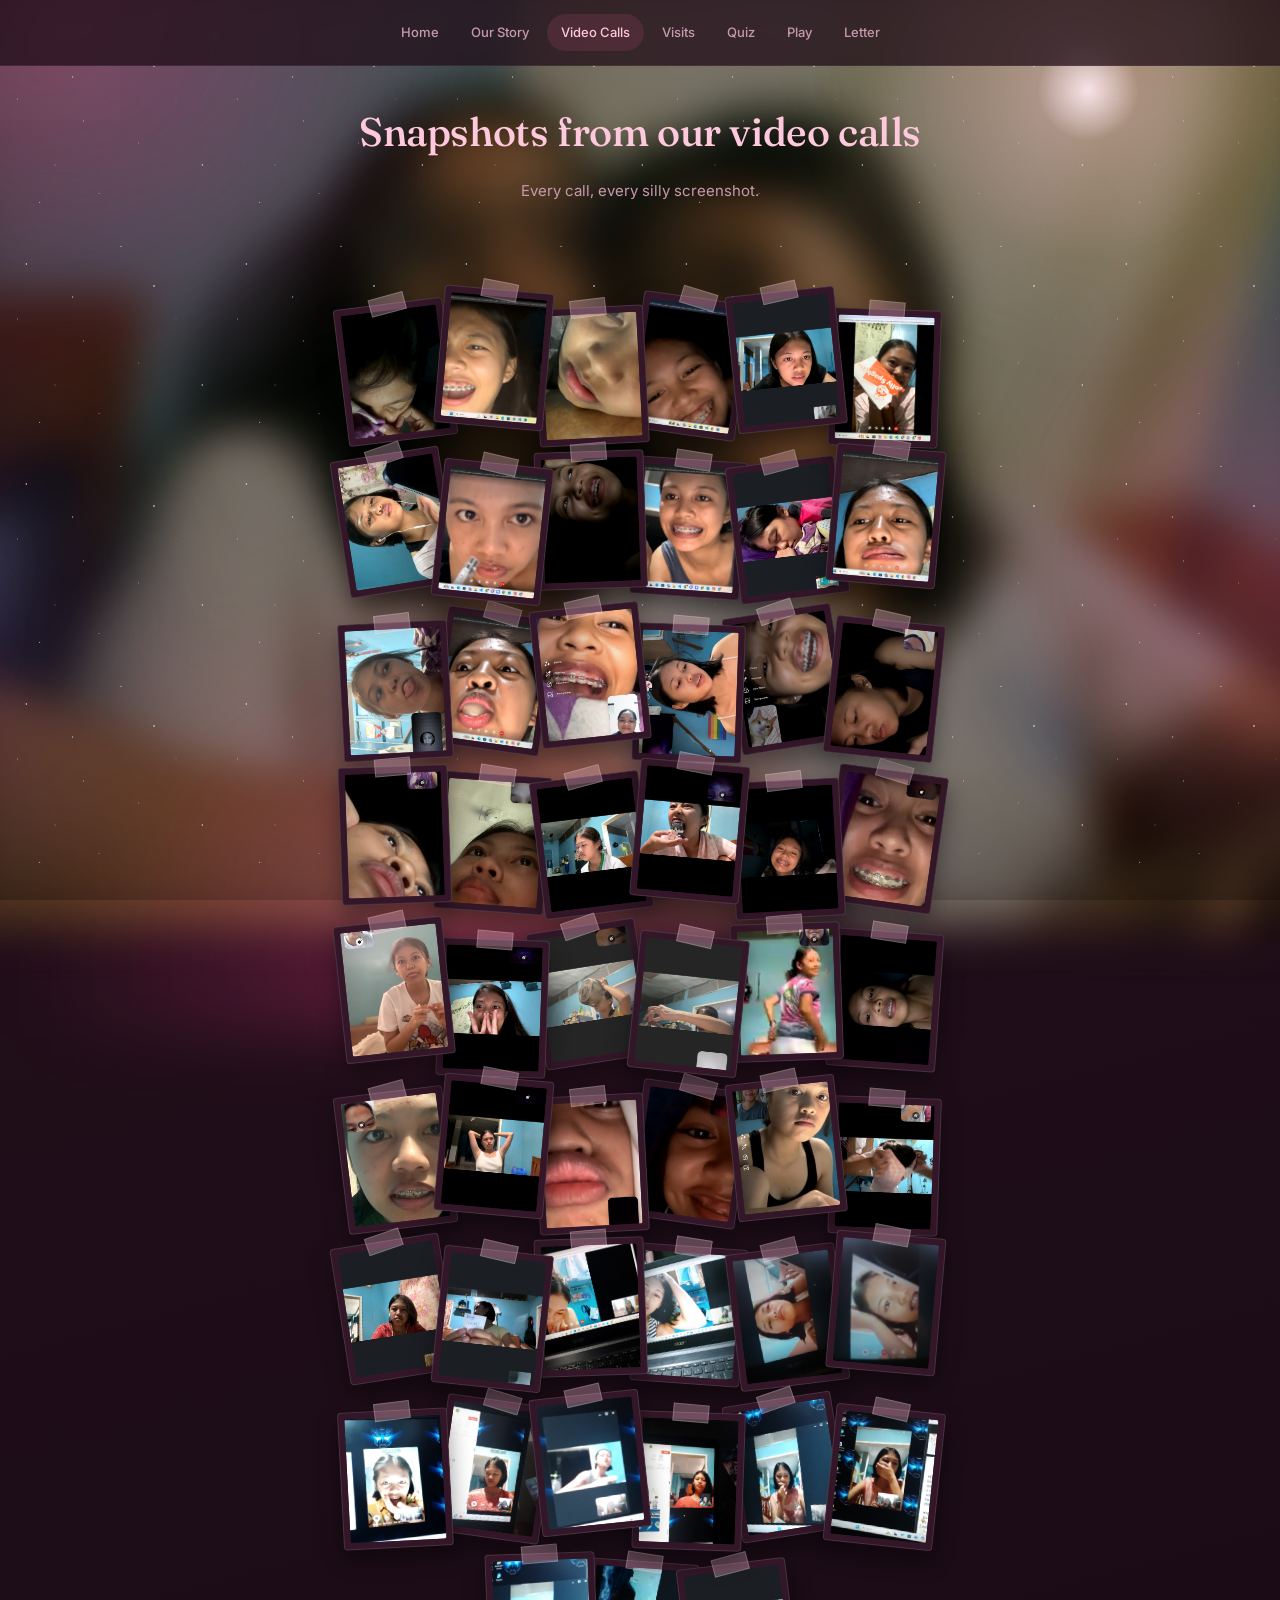
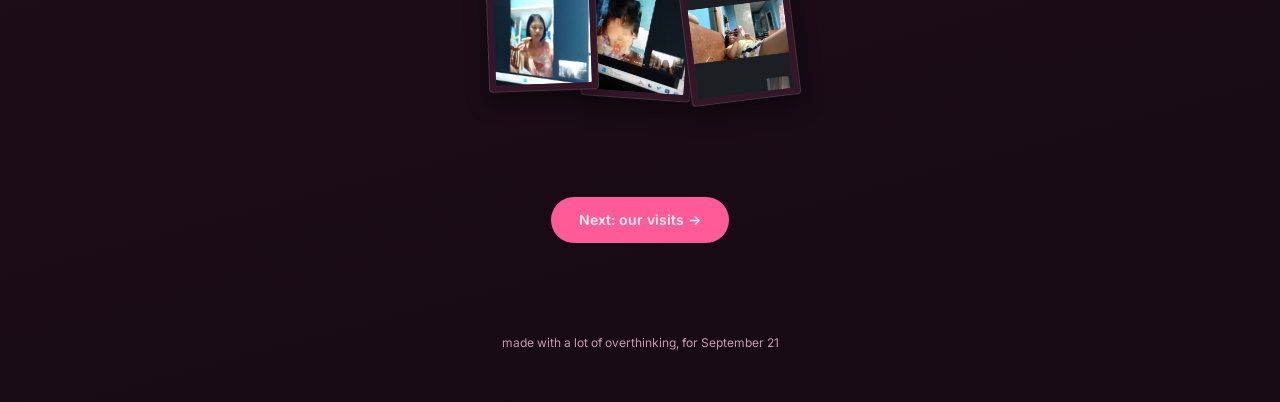
<file: calls.html>
<!DOCTYPE html>
<html lang="en">
<head>
<meta charset="UTF-8">
<meta name="viewport" content="width=device-width, initial-scale=1.0">
<title>Our Video Calls</title>
<link rel="preconnect" href="https://fonts.googleapis.com">
<link href="https://fonts.googleapis.com/css2?family=Fraunces:opsz,wght@9..144,300;9..144,500;9..144,600;9..144,700&family=Inter:wght@400;500;600&display=swap" rel="stylesheet">
<link rel="stylesheet" href="style.css">
</head>
<body>

<div class="bg-photo"></div>
<div class="floaters" id="floaters"></div>

<nav class="site-nav">
  <a href="index.html">Home</a>
  <a href="story.html">Our Story</a>
  <a href="calls.html" class="active">Video Calls</a>
  <a href="visits.html">Visits</a>
  <a href="quiz.html">Quiz</a>
  <a href="game.html">Play</a>
  <a href="letter.html">Letter</a>
</nav>

<!-- ============================================================
     Real screenshots from your vcs folder, 51 total. Numbers 1-7
     have both a .jpg and a .png version (two different real
     photos that happened to share the same display name).
============================================================ -->
<main>
  <h2 class="page-heading display">Snapshots from our video calls</h2>
  <p class="page-sub">Every call, every silly screenshot.</p>

  <div class="collage">
      <div class="collage-photo"><img src="vcs/vcs1 (1).jpg" alt=""></div>
      <div class="collage-photo"><img src="vcs/vcs1 (1).png" alt=""></div>
      <div class="collage-photo"><img src="vcs/vcs1 (2).jpg" alt=""></div>
      <div class="collage-photo"><img src="vcs/vcs1 (2).png" alt=""></div>
      <div class="collage-photo"><img src="vcs/vcs1 (3).jpg" alt=""></div>
      <div class="collage-photo"><img src="vcs/vcs1 (3).png" alt=""></div>
      <div class="collage-photo"><img src="vcs/vcs1 (4).jpg" alt=""></div>
      <div class="collage-photo"><img src="vcs/vcs1 (4).png" alt=""></div>
      <div class="collage-photo"><img src="vcs/vcs1 (5).jpg" alt=""></div>
      <div class="collage-photo"><img src="vcs/vcs1 (5).png" alt=""></div>
      <div class="collage-photo"><img src="vcs/vcs1 (6).jpg" alt=""></div>
      <div class="collage-photo"><img src="vcs/vcs1 (6).png" alt=""></div>
      <div class="collage-photo"><img src="vcs/vcs1 (7).jpg" alt=""></div>
      <div class="collage-photo"><img src="vcs/vcs1 (7).png" alt=""></div>
      <div class="collage-photo"><img src="vcs/vcs1 (8).jpg" alt=""></div>
      <div class="collage-photo"><img src="vcs/vcs1 (9).jpg" alt=""></div>
      <div class="collage-photo"><img src="vcs/vcs1 (10).jpg" alt=""></div>
      <div class="collage-photo"><img src="vcs/vcs1 (11).jpg" alt=""></div>
      <div class="collage-photo"><img src="vcs/vcs1 (12).jpg" alt=""></div>
      <div class="collage-photo"><img src="vcs/vcs1 (13).jpg" alt=""></div>
      <div class="collage-photo"><img src="vcs/vcs1 (14).jpg" alt=""></div>
      <div class="collage-photo"><img src="vcs/vcs1 (15).jpg" alt=""></div>
      <div class="collage-photo"><img src="vcs/vcs1 (16).jpg" alt=""></div>
      <div class="collage-photo"><img src="vcs/vcs1 (17).jpg" alt=""></div>
      <div class="collage-photo"><img src="vcs/vcs1 (18).jpg" alt=""></div>
      <div class="collage-photo"><img src="vcs/vcs1 (19).jpg" alt=""></div>
      <div class="collage-photo"><img src="vcs/vcs1 (20).jpg" alt=""></div>
      <div class="collage-photo"><img src="vcs/vcs1 (21).jpg" alt=""></div>
      <div class="collage-photo"><img src="vcs/vcs1 (22).jpg" alt=""></div>
      <div class="collage-photo"><img src="vcs/vcs1 (23).jpg" alt=""></div>
      <div class="collage-photo"><img src="vcs/vcs1 (24).jpg" alt=""></div>
      <div class="collage-photo"><img src="vcs/vcs1 (25).jpg" alt=""></div>
      <div class="collage-photo"><img src="vcs/vcs1 (26).jpg" alt=""></div>
      <div class="collage-photo"><img src="vcs/vcs1 (27).jpg" alt=""></div>
      <div class="collage-photo"><img src="vcs/vcs1 (28).jpg" alt=""></div>
      <div class="collage-photo"><img src="vcs/vcs1 (29).jpg" alt=""></div>
      <div class="collage-photo"><img src="vcs/vcs1 (30).jpg" alt=""></div>
      <div class="collage-photo"><img src="vcs/vcs1 (31).jpg" alt=""></div>
      <div class="collage-photo"><img src="vcs/vcs1 (32).jpg" alt=""></div>
      <div class="collage-photo"><img src="vcs/vcs1 (33).jpg" alt=""></div>
      <div class="collage-photo"><img src="vcs/vcs1 (34).jpg" alt=""></div>
      <div class="collage-photo"><img src="vcs/vcs1 (35).jpg" alt=""></div>
      <div class="collage-photo"><img src="vcs/vcs1 (36).jpg" alt=""></div>
      <div class="collage-photo"><img src="vcs/vcs1 (37).jpg" alt=""></div>
      <div class="collage-photo"><img src="vcs/vcs1 (38).jpg" alt=""></div>
      <div class="collage-photo"><img src="vcs/vcs1 (39).jpg" alt=""></div>
      <div class="collage-photo"><img src="vcs/vcs1 (40).jpg" alt=""></div>
      <div class="collage-photo"><img src="vcs/vcs1 (41).jpg" alt=""></div>
      <div class="collage-photo"><img src="vcs/vcs1 (42).jpg" alt=""></div>
      <div class="collage-photo"><img src="vcs/vcs1 (43).jpg" alt=""></div>
      <div class="collage-photo"><img src="vcs/vcs1 (44).jpg" alt=""></div>
  </div>

  <div class="page-nav-footer">
    <a href="visits.html">Next: our visits →</a>
  </div>
</main>

<footer class="site-footer">made with a lot of overthinking, for September 21</footer>

<script src="floaters.js"></script>
</body>
</html>
</file>
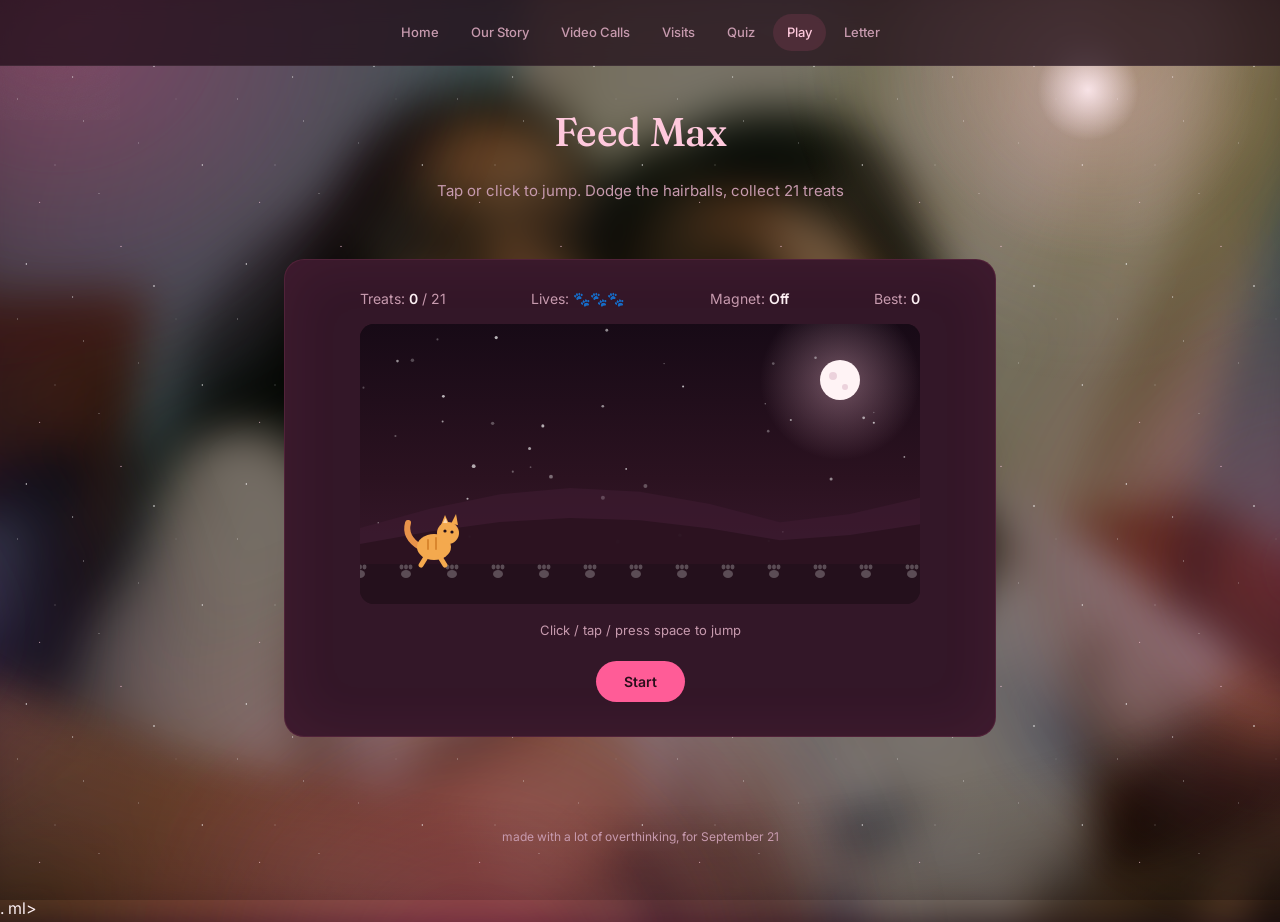
<file: game.html>
<!DOCTYPE html>
<html lang="en">
<head>
<meta charset="UTF-8">
<meta name="viewport" content="width=device-width, initial-scale=1.0">
<title>Feed Max</title>
<link rel="preconnect" href="https://fonts.googleapis.com">
<link href="https://fonts.googleapis.com/css2?family=Fraunces:opsz,wght@9..144,300;9..144,500;9..144,600;9..144,700&family=Inter:wght@400;500;600&display=swap" rel="stylesheet">
<link rel="stylesheet" href="style.css">
</head>
<body>

<div class="bg-photo"></div>
<div class="floaters" id="floaters"></div>

<nav class="site-nav">
  <a href="index.html">Home</a>
  <a href="story.html">Our Story</a>
  <a href="calls.html">Video Calls</a>
  <a href="visits.html">Visits</a>
  <a href="quiz.html">Quiz</a>
  <a href="game.html" class="active">Play</a>
  <a href="letter.html">Letter</a>
</nav>

<main>
  <h2 class="page-heading display">Feed Max</h2>
  <p class="page-sub">Tap or click to jump. Dodge the hairballs, collect 21 treats</p>
  <div class="game-wrap">
    <div class="game-hud">
      <div>Treats: <span id="score">0</span> / 21</div>
      <div>Lives: <span id="lives">🐾🐾🐾</span></div>
      <div id="magnetHud" class="magnet-hud">Magnet: <span id="magnetState">Off</span></div>
      <div>Best: <span id="best">0</span></div>
    </div>
    <canvas id="gameCanvas" width="560" height="280"></canvas>
    <div class="game-msg" id="gameMsg">Click / tap / press space to jump</div>
    <button class="game-btn" id="startBtn">Start</button>
  </div>
</main>

<footer class="site-footer">made with a lot of overthinking, for September 21</footer>

<!-- surprise overlay shown after collecting 21 treats -->.
<div class="surprise-overlay" id="surpriseOverlay">
  <div class="surprise-card">
    <div class="surprise-heart">🐱</div>
    <div class="surprise-title display">Well fed and happy.</div>
    <p class="surprise-text">21 treats collected. Thanks for feeding me.</p>
    <a class="surprise-btn" href="letter.html?unlocked=1">Open it</a>
  </div>
</div>

<script src="floaters.js"></script>
<script src="game.js"></script>
</body>
</html>ml>
</file>
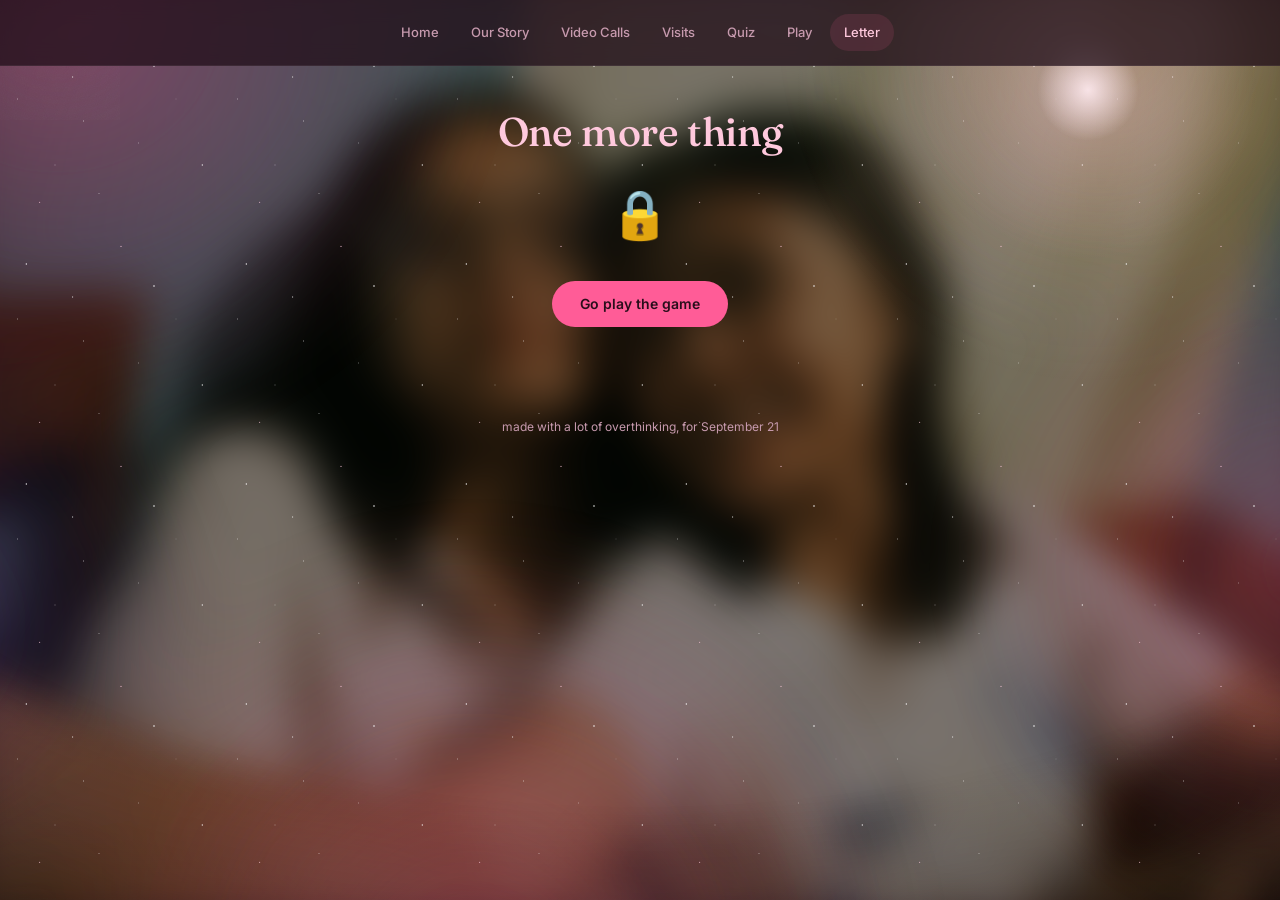
<file: letter.html>
<!DOCTYPE html>
<html lang="en">
<head>
<meta charset="UTF-8">
<meta name="viewport" content="width=device-width, initial-scale=1.0">
<title>One More Thing</title>
<link rel="preconnect" href="https://fonts.googleapis.com">
<link href="https://fonts.googleapis.com/css2?family=Fraunces:opsz,wght@9..144,300;9..144,500;9..144,600;9..144,700&family=Inter:wght@400;500;600&display=swap" rel="stylesheet">
<link rel="stylesheet" href="style.css">
</head>
<body>

<div class="bg-photo"></div>
<div class="floaters" id="floaters"></div>

<nav class="site-nav">
  <a href="index.html">Home</a>
  <a href="story.html">Our Story</a>
  <a href="calls.html">Video Calls</a>
  <a href="visits.html">Visits</a>
  <a href="quiz.html">Quiz</a>
  <a href="game.html">Play</a>
  <a href="letter.html" class="active">Letter</a>
</nav>

<main class="letter-wrap">
  <h2 class="page-heading display">One more thing</h2>

  <div id="lockedView">
    <div class="surprise-heart" style="margin-bottom: 8px;">🔒</div>
    <a class="game-btn" href="game.html" style="text-decoration:none; display:inline-block;">Go play the game</a>
  </div>

  <div id="unlockedView" style="display:none;">
    <div class="envelope-stage" id="envelopeStage" tabindex="0" role="button" aria-label="Open the letter">
      <div class="envelope" id="envelope">
        <div class="envelope-back"></div>
        <div class="envelope-paper" id="envelopePaper">
          <button class="envelope-close" id="envelopeClose" aria-label="Close the letter">&times;</button>
          <div class="envelope-paper-inner">
            <p><strong>Happy Anniversary, Yammy ko.</strong></p>

            <p>Who would've thought that simple chat on ogchatbot would already be a year today. I still remember our first convo after exchanging usernames, our first call — I was so nervous, it felt like I was going to throw up the moment you actually answered. After that, I couldn't stop missing your voice. It's so nice to hear, babe. It feels like home.</p>

            <p>You're so easy to love, ang sarap mong balik-balikan. It's crazy how we ended up with this many memories from just one simple conversation. You became the person I look for when I have something to share, the one I miss when we're apart, the one I always want around. Even a simple chat with you is enough to make my whole day lighter.</p>

            <p>I don't always say it, but I really do appreciate you — your time, your effort, the way you make me laugh even over the most random things we talk about. It's crazy to think that out of everyone out there, you're the one I ended up talking to back then, and I'm so happy it's still you now.</p>

            <p>Sana hindi mo ako iwan kasi hindi ko pa kayang ibigay lahat ng gusto at kailangan mo ngayon. Pareho pa lang tayong nag-aaral, marami pa tayong kailangang tapusin. Pero babe, huwag kang mag-alala — darating din yung panahon na makakapagtapos na tayo at kaya na naming buuin yung buhay na gusto natin. Dili pa nako mahatag tanan karon, pero naa koy mga pangandoy para sa atong duha.</p>

            <p>I want the boring days too, someday kapag wala na yung distance sa atin — yung hindi na kailangan pang mag-video call kasi magkasama na talaga. Basta magkasama tayo, okay na ako. Alam kong hindi pa ngayon, pero yun yung gusto kong marating kasabay ng bawat anniversary at ordinary day na darating.</p>

            <p>Alam kong hindi lahat magiging perfect — magkakaroon tayo ng misunderstanding, bad days, pero okay lang basta willing tayong mag-usap at mag-try ulit.</p>

            <p>Thank you for being such a big part of my life, sa lahat ng memories na meron at wala pa. Happy anniversary, babe. #ROADTO4EVER!</p>

            <p><strong>More years. More memories. More ordinary days. More life with you.</strong></p>

            <p><strong>MAHAL NA MAHAL KITA, and I hope I get to spend all of it with you.</strong></p>

            <p style="margin-top:22px;">P.S. — I would also like to thank Surigao Port and Maasin Port, as they made the journey to see you a manageable one. My thanks as well to Jasmine and my friends for their patience with me and for helping make that visit possible. Next time, I will not need to travel in secret simply to see you — we will make the trip together. I love you, my future Registered Nurse. I will always be here, and I will give you everything I am able to.</p>

            <div class="signature">— COI</div>
          </div>
        </div>
        <div class="envelope-flap"></div>
        <div class="envelope-seal">N</div>
      </div>
      <div class="envelope-hint" id="envelopeHint">Tap the envelope to open</div>
    </div>
  </div>
</main>

<footer class="site-footer">made with a lot of overthinking, for September 21</footer>

<script src="floaters.js"></script>
<script>
  const envelopeStage = document.getElementById('envelopeStage');
  const envelope = document.getElementById('envelope');
  const envelopeHint = document.getElementById('envelopeHint');
  const envelopeClose = document.getElementById('envelopeClose');
  const lockedView = document.getElementById('lockedView');
  const unlockedView = document.getElementById('unlockedView');

  function openEnvelope() {
    if (envelope.classList.contains('open')) return;
    envelope.classList.add('open');
    envelopeStage.classList.add('expanded');
    envelopeHint.textContent = '';
  }

  function closeEnvelope() {
    envelope.classList.remove('open');
    envelopeStage.classList.remove('expanded');
    envelopeHint.textContent = 'Tap the envelope to open';
  }

  envelopeStage.addEventListener('click', (e) => {
    if (envelope.classList.contains('open')) return; // ignore clicks once open; only the × closes it
    openEnvelope();
  });
  envelopeStage.addEventListener('keydown', (e) => {
    if (envelope.classList.contains('open')) return;
    if (e.key === 'Enter' || e.key === ' ') { e.preventDefault(); openEnvelope(); }
  });

  envelopeClose.addEventListener('click', (e) => {
    e.stopPropagation();
    closeEnvelope();
  });

  // unlock if arriving fresh from a game win (?unlocked=1), or if it was
  // unlocked earlier this session/device (localStorage flag set by game.js)
  const arrivedFromWin = new URLSearchParams(window.location.search).get('unlocked') === '1';
  const previouslyUnlocked = localStorage.getItem('heartsUnlocked') === '1';

  if (arrivedFromWin || previouslyUnlocked) {
    if (arrivedFromWin) localStorage.setItem('heartsUnlocked', '1');
    lockedView.style.display = 'none';
    unlockedView.style.display = 'block';
  }
</script>
</body>
</html>
</file>
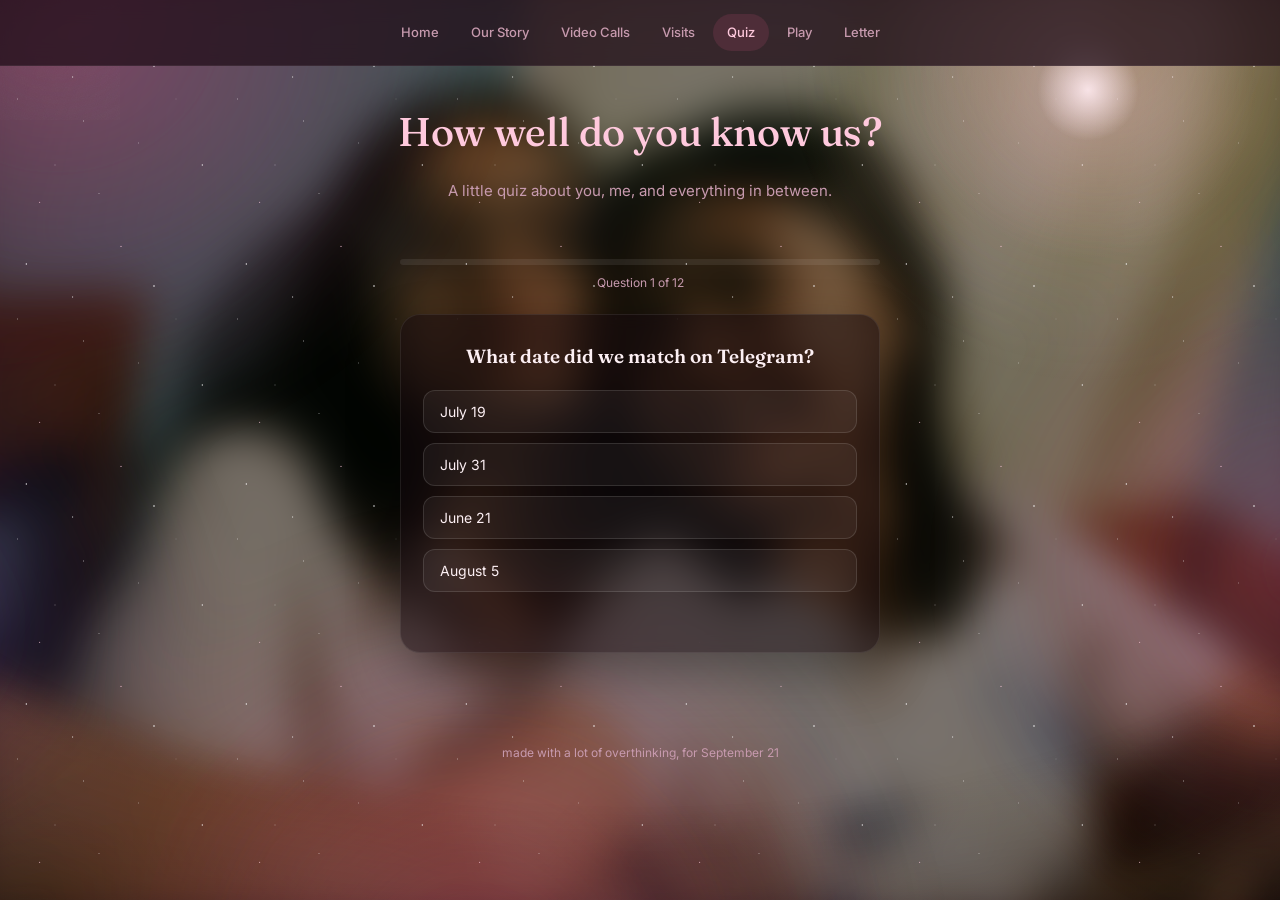
<file: quiz.html>
<!DOCTYPE html>
<html lang="en">
<head>
<meta charset="UTF-8">
<meta name="viewport" content="width=device-width, initial-scale=1.0">
<title>How Well Do You Know Us?</title>
<link rel="preconnect" href="https://fonts.googleapis.com">
<link href="https://fonts.googleapis.com/css2?family=Fraunces:opsz,wght@9..144,300;9..144,500;9..144,600;9..144,700&family=Inter:wght@400;500;600&display=swap" rel="stylesheet">
<link rel="stylesheet" href="style.css">
</head>
<body>

<div class="bg-photo"></div>
<div class="floaters" id="floaters"></div>

<nav class="site-nav">
  <a href="index.html">Home</a>
  <a href="story.html">Our Story</a>
  <a href="calls.html">Video Calls</a>
  <a href="visits.html">Visits</a>
  <a href="quiz.html" class="active">Quiz</a>
  <a href="game.html">Play</a>
  <a href="letter.html">Letter</a>
</nav>

<main>
  <h2 class="page-heading display">How well do you know us?</h2>
  <p class="page-sub">A little quiz about you, me, and everything in between.</p>

  <div class="quiz-wrap">
    <div class="quiz-progress">
      <div class="quiz-progress-bar" id="quizProgressBar"></div>
    </div>
    <div class="quiz-step-label" id="quizStepLabel">Question 1 of 12</div>

    <div class="quiz-card" id="quizCard"></div>
  </div>
</main>

<footer class="site-footer">made with a lot of overthinking, for September 21</footer>

<script src="floaters.js"></script>
<script src="quiz.js"></script>
</body>
</html>
</file>
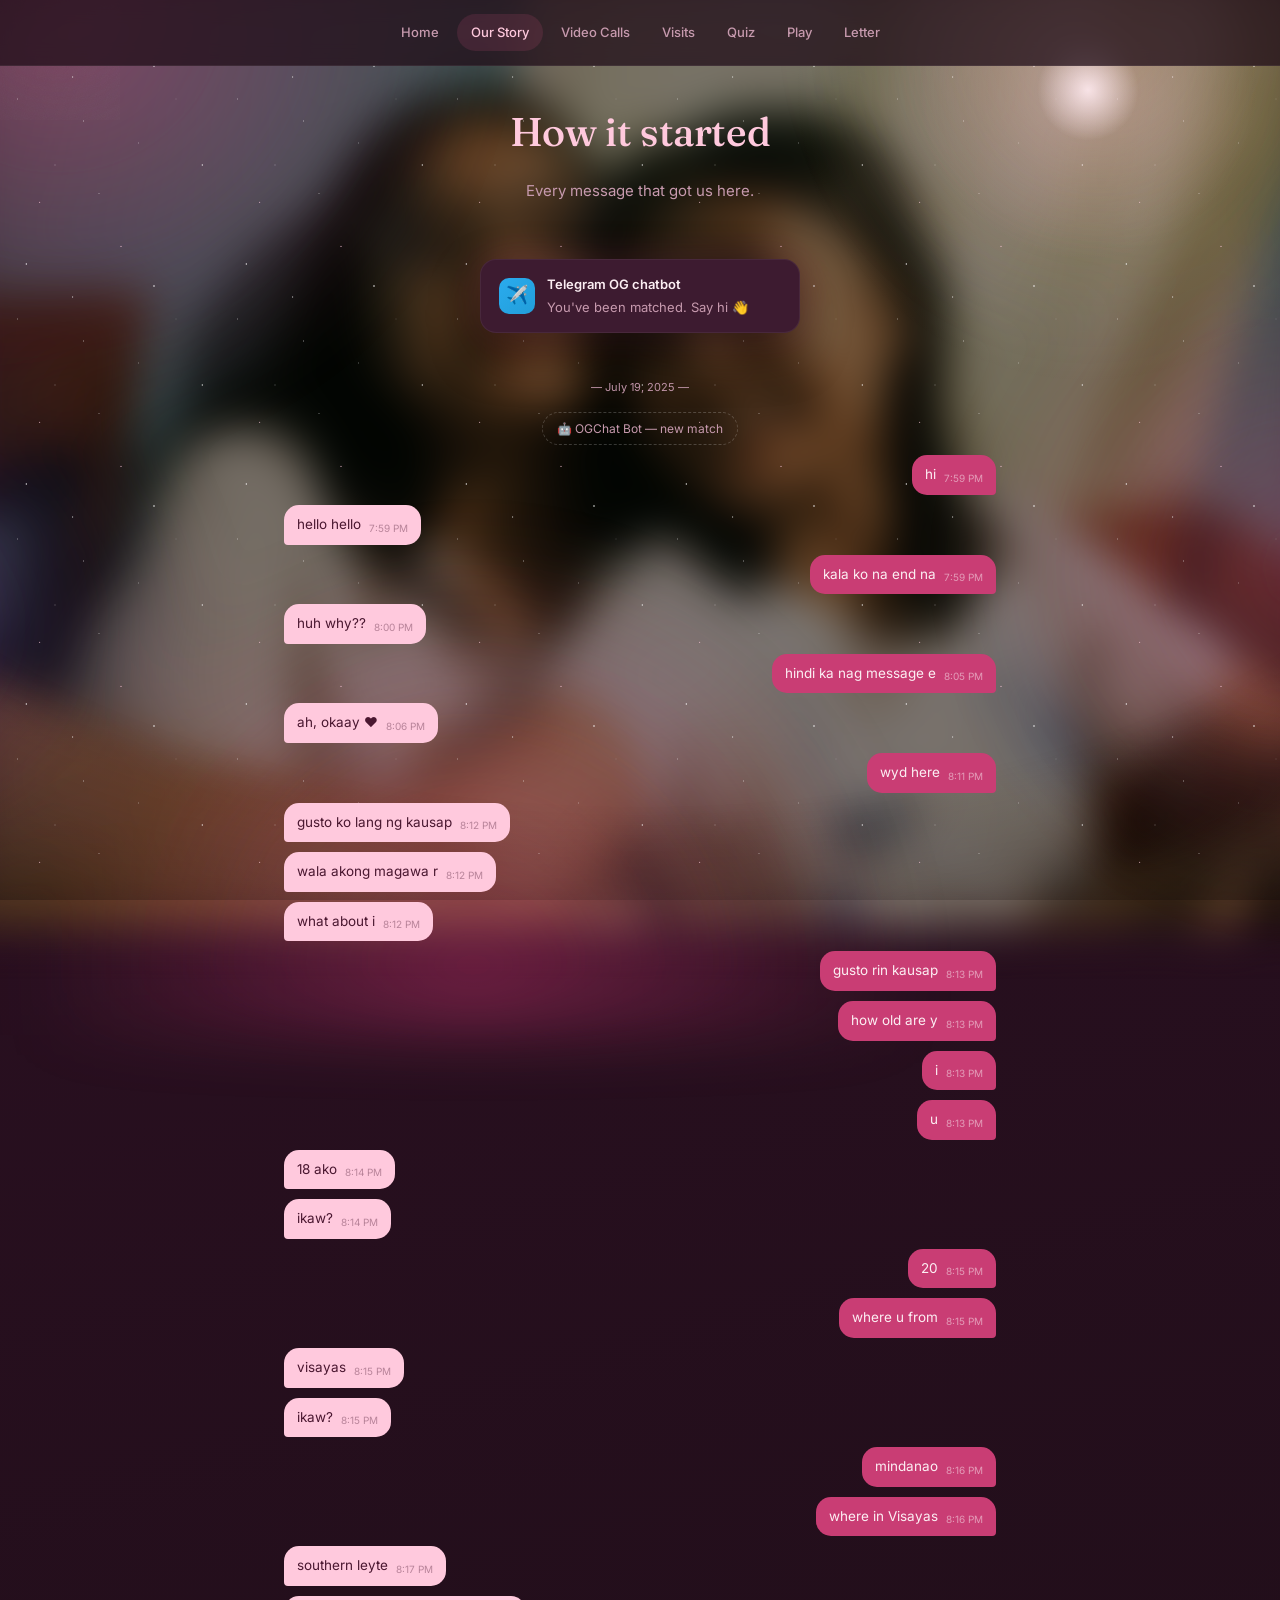
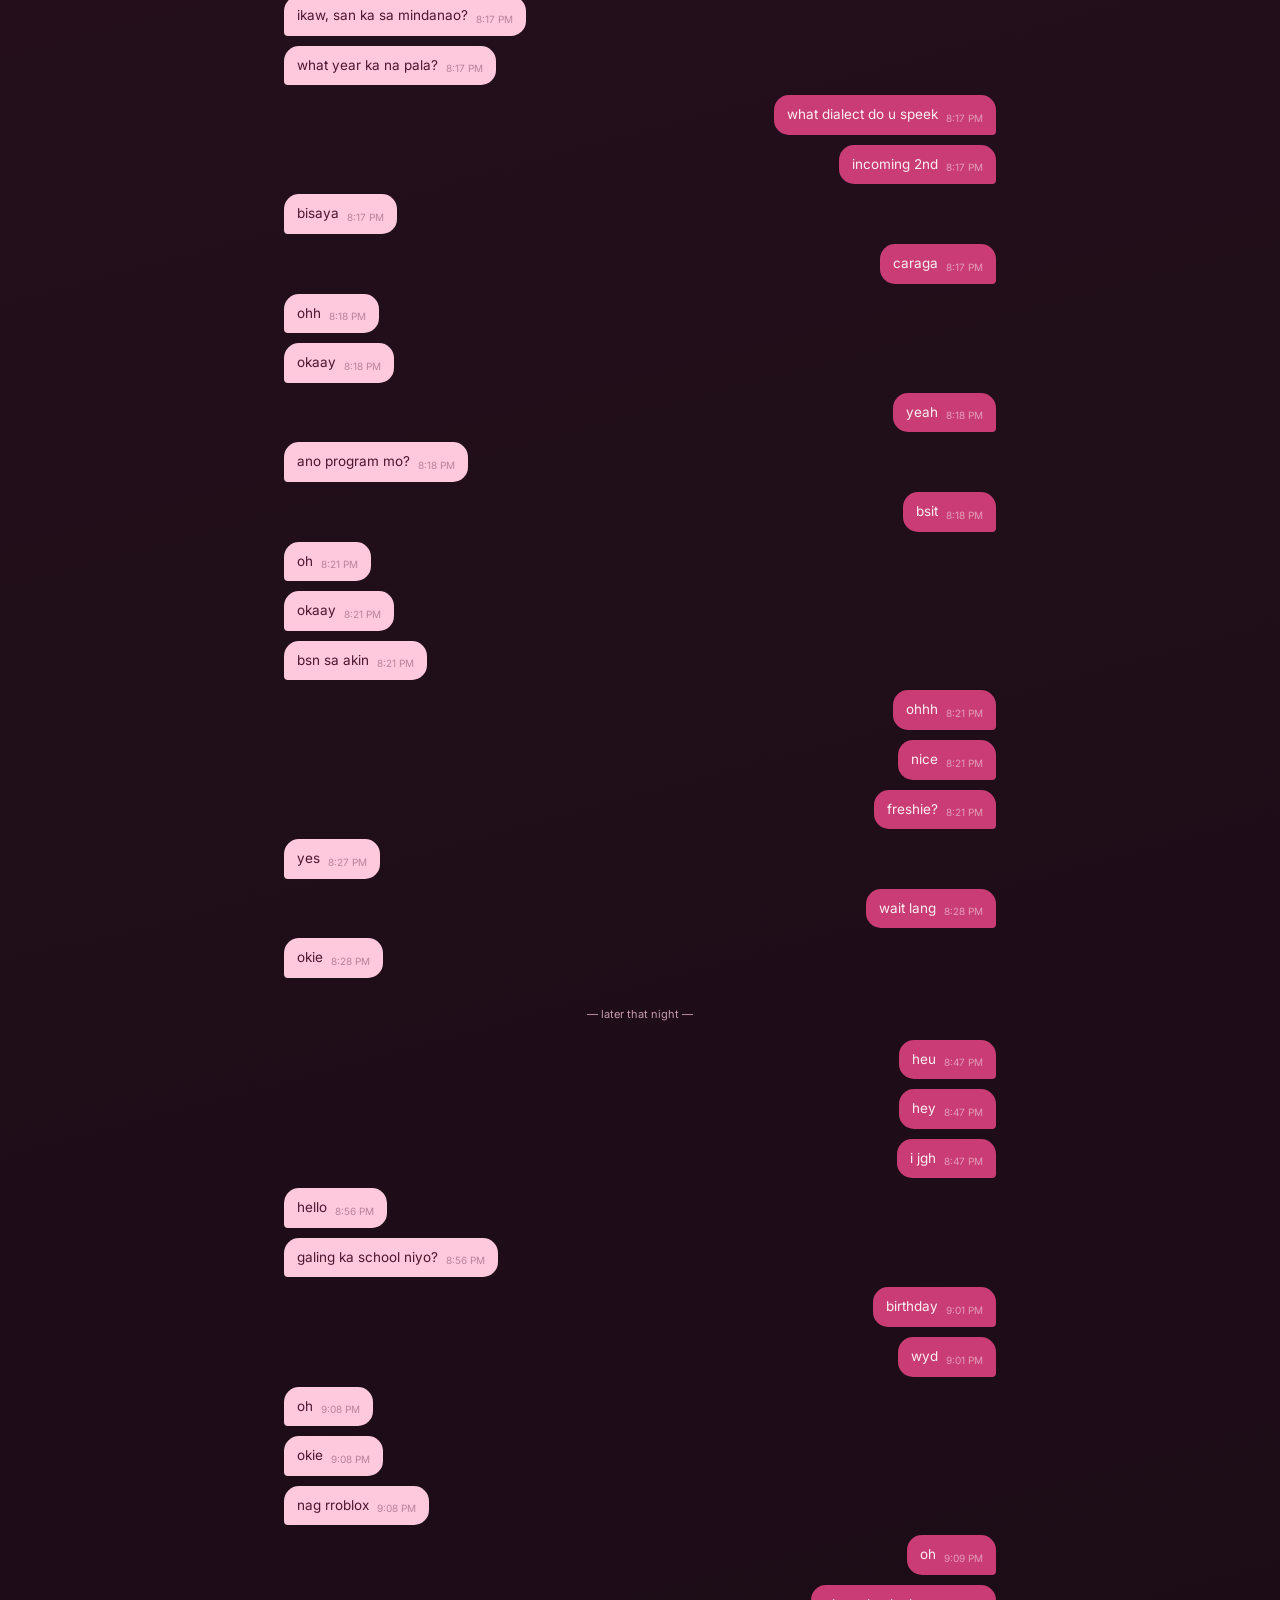
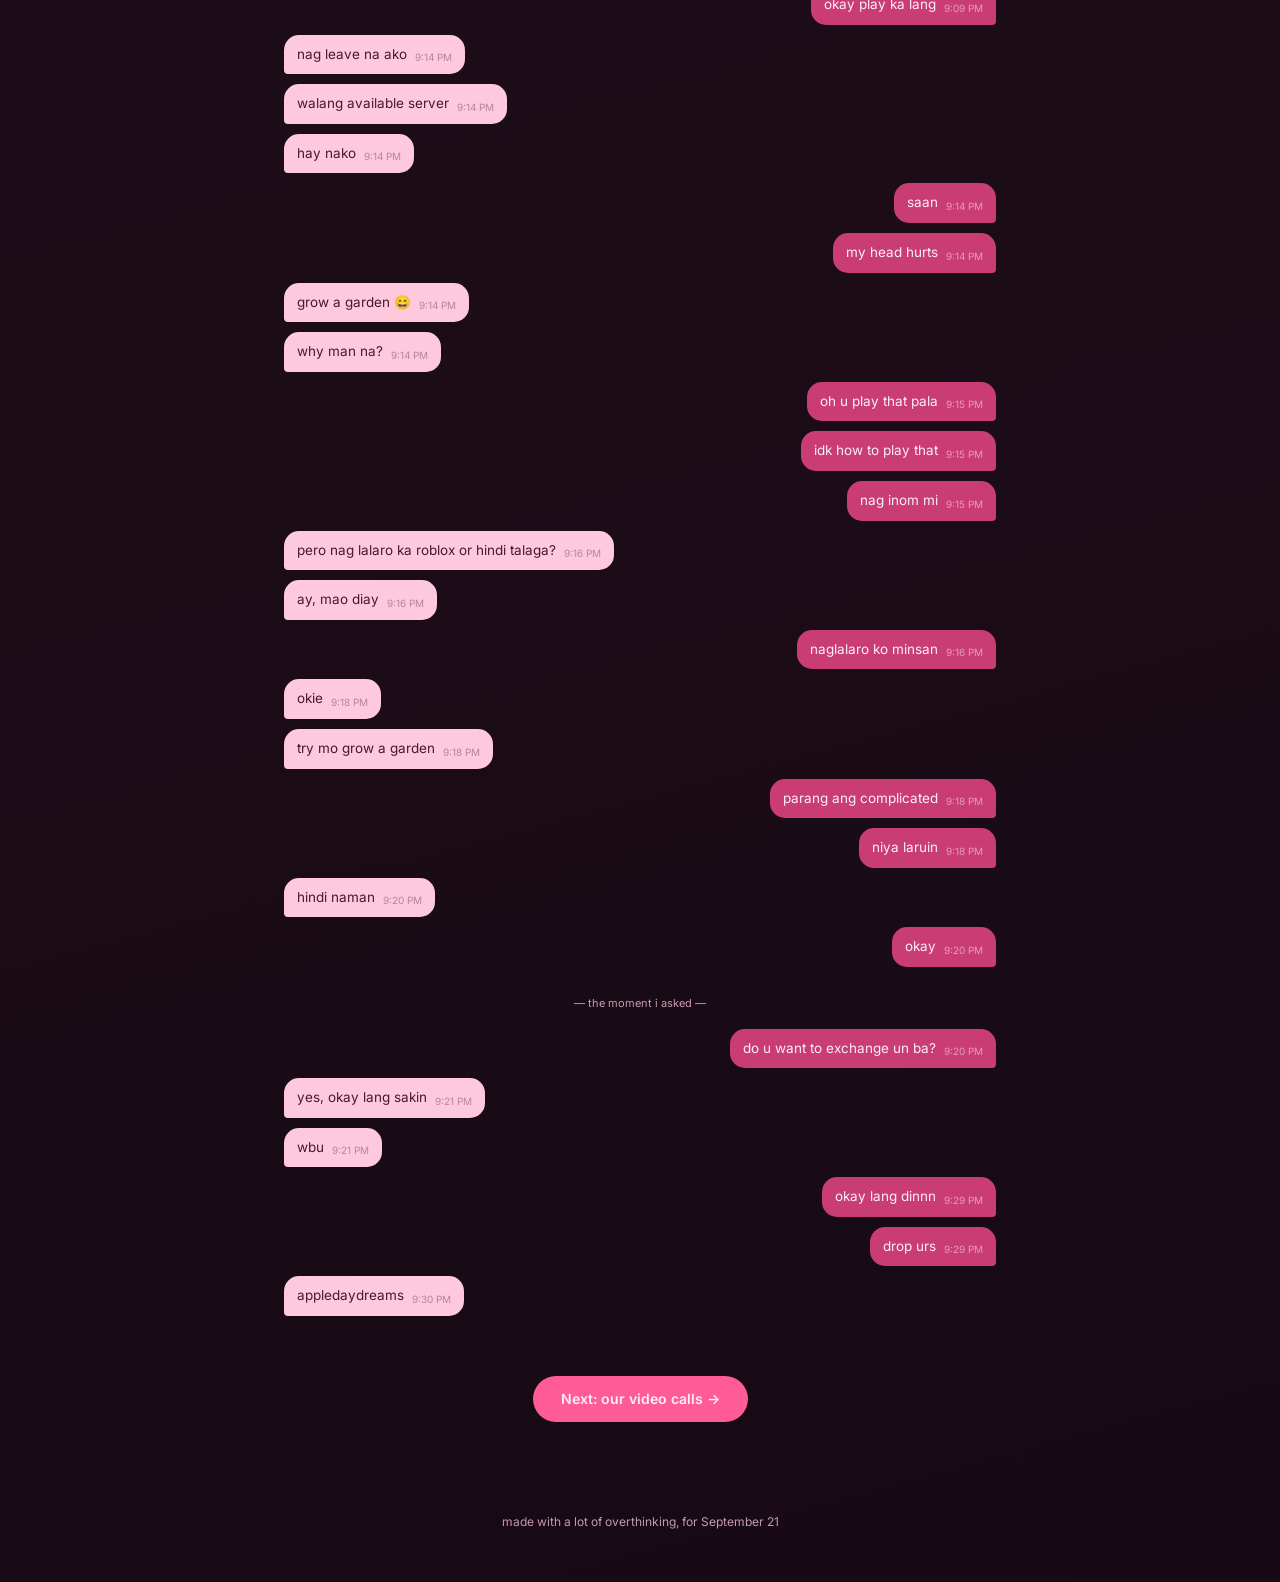
<file: story.html>
<!DOCTYPE html>
<html lang="en">
<head>
<meta charset="UTF-8">
<meta name="viewport" content="width=device-width, initial-scale=1.0">
<title>Our Story</title>
<link rel="preconnect" href="https://fonts.googleapis.com">
<link href="https://fonts.googleapis.com/css2?family=Fraunces:opsz,wght@9..144,300;9..144,500;9..144,600;9..144,700&family=Inter:wght@400;500;600&display=swap" rel="stylesheet">
<link rel="stylesheet" href="style.css">
</head>
<body>

<div class="bg-photo"></div>
<div class="floaters" id="floaters"></div>

<nav class="site-nav">
  <a href="index.html">Home</a>
  <a href="story.html" class="active">Our Story</a>
  <a href="calls.html">Video Calls</a>
  <a href="visits.html">Visits</a>
  <a href="quiz.html">Quiz</a>
  <a href="game.html">Play</a>
  <a href="letter.html">Letter</a>
</nav>

<!-- ============================================================
     EDIT ME: replace the bubble text below with your real conversation.
     class="bubble-row him"    -> Nix's messages, right side
     class="bubble-row her"    -> Leah May's messages, left side
     class="bubble-row system" -> bot / milestone notices, centered
============================================================ -->
<main>
  <h2 class="page-heading display">How it started</h2>
  <p class="page-sub">Every message that got us here.</p>

  <div class="notif-card">
    <div class="notif-icon">✈️</div>
    <div class="notif-text">
      <div class="notif-title">  Telegram OG chatbot  </div>
      <div class="notif-body">You've been matched. Say hi 👋</div>
    </div>
  </div>

  <div class="chat-thread">
    <div class="timestamp">— July 19, 2025 —</div>
    <div class="bubble-row system"><div class="bubble system">🤖 OGChat Bot — new match<span class="bt">7:59 PM</span></div></div>

    <div class="bubble-row him"><div class="bubble him">hi<span class="bt">7:59 PM</span></div></div>
    <div class="bubble-row her"><div class="bubble her">hello hello<span class="bt">7:59 PM</span></div></div>
    <div class="bubble-row him"><div class="bubble him">kala ko na end na<span class="bt">7:59 PM</span></div></div>
    <div class="bubble-row her"><div class="bubble her">huh why??<span class="bt">8:00 PM</span></div></div>
    <div class="bubble-row him"><div class="bubble him">hindi ka nag message e<span class="bt">8:05 PM</span></div></div>
    <div class="bubble-row her"><div class="bubble her">ah, okaay ❤️<span class="bt">8:06 PM</span></div></div>
    <div class="bubble-row him"><div class="bubble him">wyd here<span class="bt">8:11 PM</span></div></div>
    <div class="bubble-row her"><div class="bubble her">gusto ko lang ng kausap<span class="bt">8:12 PM</span></div></div>
    <div class="bubble-row her"><div class="bubble her">wala akong magawa r<span class="bt">8:12 PM</span></div></div>
    <div class="bubble-row her"><div class="bubble her">what about i<span class="bt">8:12 PM</span></div></div>
    <div class="bubble-row him"><div class="bubble him">gusto rin kausap<span class="bt">8:13 PM</span></div></div>
    <div class="bubble-row him"><div class="bubble him">how old are y<span class="bt">8:13 PM</span></div></div>
    <div class="bubble-row him"><div class="bubble him">i<span class="bt">8:13 PM</span></div></div>
    <div class="bubble-row him"><div class="bubble him">u<span class="bt">8:13 PM</span></div></div>
    <div class="bubble-row her"><div class="bubble her">18 ako<span class="bt">8:14 PM</span></div></div>
    <div class="bubble-row her"><div class="bubble her">ikaw?<span class="bt">8:14 PM</span></div></div>
    <div class="bubble-row him"><div class="bubble him">20<span class="bt">8:15 PM</span></div></div>
    <div class="bubble-row him"><div class="bubble him">where u from<span class="bt">8:15 PM</span></div></div>
    <div class="bubble-row her"><div class="bubble her">visayas<span class="bt">8:15 PM</span></div></div>
    <div class="bubble-row her"><div class="bubble her">ikaw?<span class="bt">8:15 PM</span></div></div>
    <div class="bubble-row him"><div class="bubble him">mindanao<span class="bt">8:16 PM</span></div></div>
    <div class="bubble-row him"><div class="bubble him">where in Visayas<span class="bt">8:16 PM</span></div></div>
    <div class="bubble-row her"><div class="bubble her">southern leyte<span class="bt">8:17 PM</span></div></div>
    <div class="bubble-row her"><div class="bubble her">ikaw, san ka sa mindanao?<span class="bt">8:17 PM</span></div></div>
    <div class="bubble-row her"><div class="bubble her">what year ka na pala?<span class="bt">8:17 PM</span></div></div>
    <div class="bubble-row him"><div class="bubble him">what dialect do u speek<span class="bt">8:17 PM</span></div></div>
    <div class="bubble-row him"><div class="bubble him">incoming 2nd<span class="bt">8:17 PM</span></div></div>
    <div class="bubble-row her"><div class="bubble her">bisaya<span class="bt">8:17 PM</span></div></div>
    <div class="bubble-row him"><div class="bubble him">caraga<span class="bt">8:17 PM</span></div></div>
    <div class="bubble-row her"><div class="bubble her">ohh<span class="bt">8:18 PM</span></div></div>
    <div class="bubble-row her"><div class="bubble her">okaay<span class="bt">8:18 PM</span></div></div>
    <div class="bubble-row him"><div class="bubble him">yeah<span class="bt">8:18 PM</span></div></div>
    <div class="bubble-row her"><div class="bubble her">ano program mo?<span class="bt">8:18 PM</span></div></div>
    <div class="bubble-row him"><div class="bubble him">bsit<span class="bt">8:18 PM</span></div></div>
    <div class="bubble-row her"><div class="bubble her">oh<span class="bt">8:21 PM</span></div></div>
    <div class="bubble-row her"><div class="bubble her">okaay<span class="bt">8:21 PM</span></div></div>
    <div class="bubble-row her"><div class="bubble her">bsn sa akin<span class="bt">8:21 PM</span></div></div>
    <div class="bubble-row him"><div class="bubble him">ohhh<span class="bt">8:21 PM</span></div></div>
    <div class="bubble-row him"><div class="bubble him">nice<span class="bt">8:21 PM</span></div></div>
    <div class="bubble-row him"><div class="bubble him">freshie?<span class="bt">8:21 PM</span></div></div>
    <div class="bubble-row her"><div class="bubble her">yes<span class="bt">8:27 PM</span></div></div>
    <div class="bubble-row him"><div class="bubble him">wait lang<span class="bt">8:28 PM</span></div></div>
    <div class="bubble-row her"><div class="bubble her">okie<span class="bt">8:28 PM</span></div></div>

    <div class="timestamp">— later that night —</div>

    <div class="bubble-row him"><div class="bubble him">heu<span class="bt">8:47 PM</span></div></div>
    <div class="bubble-row him"><div class="bubble him">hey<span class="bt">8:47 PM</span></div></div>
    <div class="bubble-row him"><div class="bubble him">i jgh<span class="bt">8:47 PM</span></div></div>
    <div class="bubble-row her"><div class="bubble her">hello<span class="bt">8:56 PM</span></div></div>
    <div class="bubble-row her"><div class="bubble her">galing ka school niyo?<span class="bt">8:56 PM</span></div></div>
    <div class="bubble-row him"><div class="bubble him">birthday<span class="bt">9:01 PM</span></div></div>
    <div class="bubble-row him"><div class="bubble him">wyd<span class="bt">9:01 PM</span></div></div>
    <div class="bubble-row her"><div class="bubble her">oh<span class="bt">9:08 PM</span></div></div>
    <div class="bubble-row her"><div class="bubble her">okie<span class="bt">9:08 PM</span></div></div>
    <div class="bubble-row her"><div class="bubble her">nag rroblox<span class="bt">9:08 PM</span></div></div>
    <div class="bubble-row him"><div class="bubble him">oh<span class="bt">9:09 PM</span></div></div>
    <div class="bubble-row him"><div class="bubble him">okay play ka lang<span class="bt">9:09 PM</span></div></div>
    <div class="bubble-row her"><div class="bubble her">nag leave na ako<span class="bt">9:14 PM</span></div></div>
    <div class="bubble-row her"><div class="bubble her">walang available server<span class="bt">9:14 PM</span></div></div>
    <div class="bubble-row her"><div class="bubble her">hay nako<span class="bt">9:14 PM</span></div></div>
    <div class="bubble-row him"><div class="bubble him">saan<span class="bt">9:14 PM</span></div></div>
    <div class="bubble-row him"><div class="bubble him">my head hurts<span class="bt">9:14 PM</span></div></div>
    <div class="bubble-row her"><div class="bubble her">grow a garden 😄<span class="bt">9:14 PM</span></div></div>
    <div class="bubble-row her"><div class="bubble her">why man na?<span class="bt">9:14 PM</span></div></div>
    <div class="bubble-row him"><div class="bubble him">oh u play that pala<span class="bt">9:15 PM</span></div></div>
    <div class="bubble-row him"><div class="bubble him">idk how to play that<span class="bt">9:15 PM</span></div></div>
    <div class="bubble-row him"><div class="bubble him">nag inom mi<span class="bt">9:15 PM</span></div></div>
    <div class="bubble-row her"><div class="bubble her">pero nag lalaro ka roblox or hindi talaga?<span class="bt">9:16 PM</span></div></div>
    <div class="bubble-row her"><div class="bubble her">ay, mao diay<span class="bt">9:16 PM</span></div></div>
    <div class="bubble-row him"><div class="bubble him">naglalaro ko minsan<span class="bt">9:16 PM</span></div></div>
    <div class="bubble-row her"><div class="bubble her">okie<span class="bt">9:18 PM</span></div></div>
    <div class="bubble-row her"><div class="bubble her">try mo grow a garden<span class="bt">9:18 PM</span></div></div>
    <div class="bubble-row him"><div class="bubble him">parang ang complicated<span class="bt">9:18 PM</span></div></div>
    <div class="bubble-row him"><div class="bubble him">niya laruin<span class="bt">9:18 PM</span></div></div>
    <div class="bubble-row her"><div class="bubble her">hindi naman<span class="bt">9:20 PM</span></div></div>
    <div class="bubble-row him"><div class="bubble him">okay<span class="bt">9:20 PM</span></div></div>

    <div class="timestamp">— the moment i asked —</div>

    <div class="bubble-row him"><div class="bubble him">do u want to exchange un ba?<span class="bt">9:20 PM</span></div></div>
    <div class="bubble-row her"><div class="bubble her">yes, okay lang sakin<span class="bt">9:21 PM</span></div></div>
    <div class="bubble-row her"><div class="bubble her">wbu<span class="bt">9:21 PM</span></div></div>
    <div class="bubble-row him"><div class="bubble him">okay lang dinnn<span class="bt">9:29 PM</span></div></div>
    <div class="bubble-row him"><div class="bubble him">drop urs<span class="bt">9:29 PM</span></div></div>
    <div class="bubble-row her"><div class="bubble her">appledaydreams<span class="bt">9:30 PM</span></div></div>

  </div>

  <div class="page-nav-footer">
    <a href="calls.html">Next: our video calls →</a>
  </div>
</main>

<footer class="site-footer">made with a lot of overthinking, for September 21</footer>

<script src="floaters.js"></script>
</body>
</html>
</file>
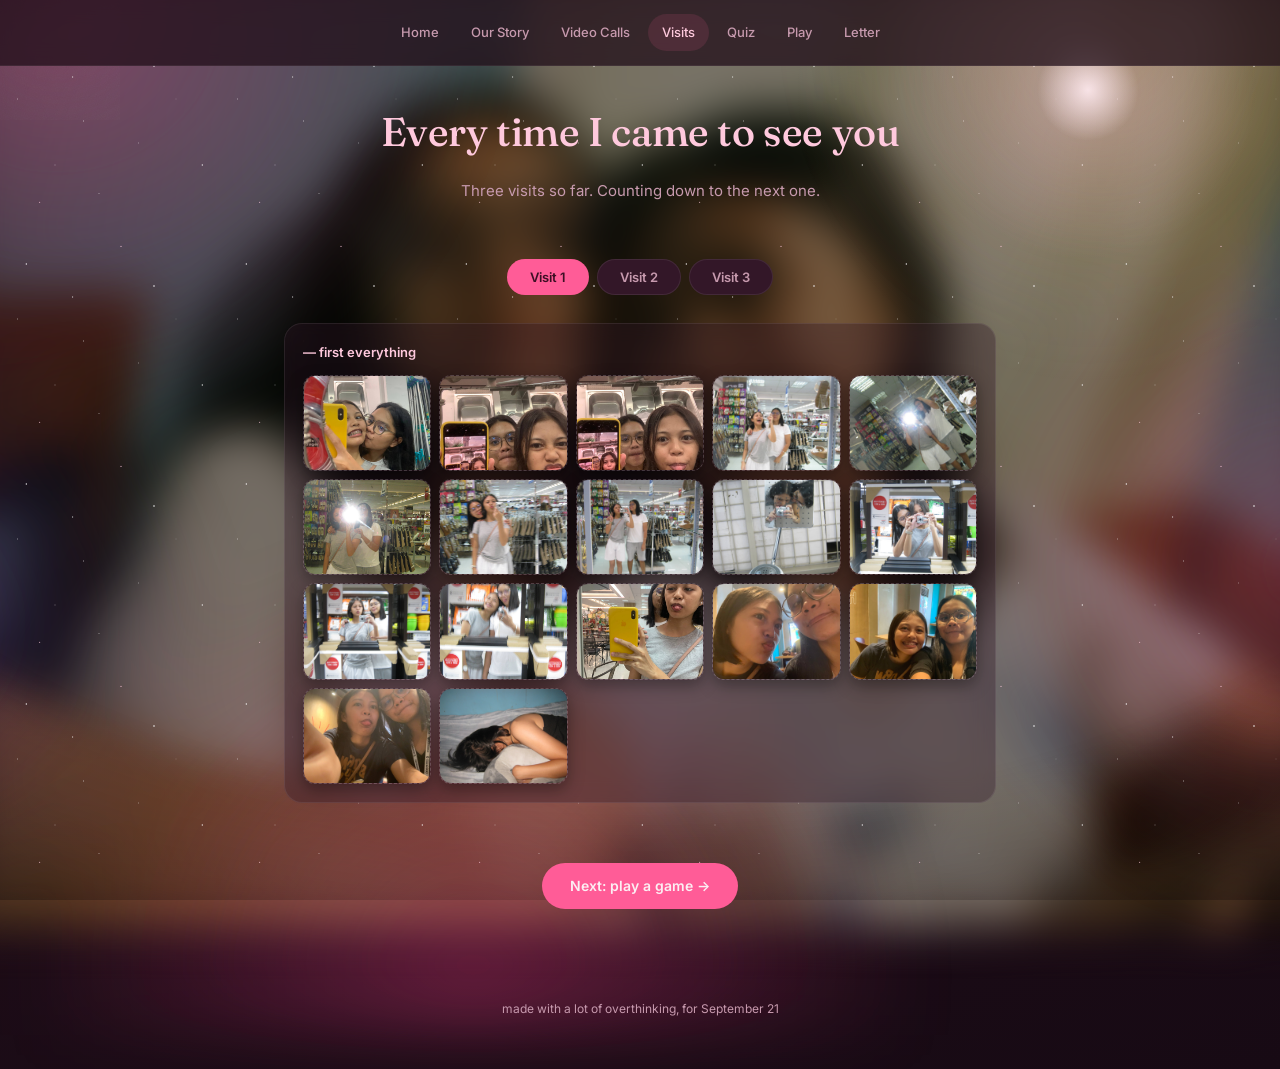
<file: visits.html>
<!DOCTYPE html>
<html lang="en">
<head>
<meta charset="UTF-8">
<meta name="viewport" content="width=device-width, initial-scale=1.0">
<title>Every Time I Came to See You</title>
<link rel="preconnect" href="https://fonts.googleapis.com">
<link href="https://fonts.googleapis.com/css2?family=Fraunces:opsz,wght@9..144,300;9..144,500;9..144,600;9..144,700&family=Inter:wght@400;500;600&display=swap" rel="stylesheet">
<link rel="stylesheet" href="style.css">
</head>
<body>

<div class="bg-photo"></div>
<div class="floaters" id="floaters"></div>

<nav class="site-nav">
  <a href="index.html">Home</a>
  <a href="story.html">Our Story</a>
  <a href="calls.html">Video Calls</a>
  <a href="visits.html" class="active">Visits</a>
  <a href="quiz.html">Quiz</a>
  <a href="game.html">Play</a>
  <a href="letter.html">Letter</a>
</nav>

<main>
  <h2 class="page-heading display">Every time I came to see you</h2>
  <p class="page-sub">Three visits so far. Counting down to the next one.</p>

  <div class="visit-tabs" role="tablist">
    <button class="visit-tab active" data-target="visit-1" role="tab" aria-selected="true">Visit 1</button>
    <button class="visit-tab" data-target="visit-2" role="tab" aria-selected="false">Visit 2</button>
    <button class="visit-tab" data-target="visit-3" role="tab" aria-selected="false">Visit 3</button>
  </div>

  <div class="visit-card active" id="visit-1">
    <div class="visit-label">— first everything</div>
    <div class="visit-photos">
      <div class="photo-slot"><img src="visit1/v1 (1).jpg" alt="visit1 photo 1"></div>
      <div class="photo-slot"><img src="visit1/v1 (2).jpg" alt="visit1 photo 2"></div>
      <div class="photo-slot"><img src="visit1/v1 (3).jpg" alt="visit1 photo 3"></div>
      <div class="photo-slot"><img src="visit1/v1 (4).jpg" alt="visit1 photo 4"></div>
      <div class="photo-slot"><img src="visit1/v1 (5).jpg" alt="visit1 photo 5"></div>
      <div class="photo-slot"><img src="visit1/v1 (6).jpg" alt="visit1 photo 6"></div>
      <div class="photo-slot"><img src="visit1/v1 (7).jpg" alt="visit1 photo 7"></div>
      <div class="photo-slot"><img src="visit1/v1 (8).jpg" alt="visit1 photo 8"></div>
      <div class="photo-slot"><img src="visit1/v1 (9).jpg" alt="visit1 photo 9"></div>
      <div class="photo-slot"><img src="visit1/v1 (10).jpg" alt="visit1 photo 10"></div>
      <div class="photo-slot"><img src="visit1/v1 (11).jpg" alt="visit1 photo 11"></div>
      <div class="photo-slot"><img src="visit1/v1 (12).jpg" alt="visit1 photo 12"></div>
      <div class="photo-slot"><img src="visit1/v1 (13).jpg" alt="visit1 photo 13"></div>
      <div class="photo-slot"><img src="visit1/v1 (14).jpg" alt="visit1 photo 14"></div>
      <div class="photo-slot"><img src="visit1/v1 (15).jpg" alt="visit1 photo 15"></div>
      <div class="photo-slot"><img src="visit1/v1 (16).jpg" alt="visit1 photo 16"></div>
      <div class="photo-slot"><img src="visit1/v1 (17).jpg" alt="visit1 photo 17"></div>
    </div>
  </div>

  <div class="visit-card" id="visit-2">
    <div class="visit-label"> — worth every peso of the fare</div>
    <div class="visit-photos">
      <div class="photo-slot tall-photo"><img src="visit2/v2 (1).jpg" alt="visit2 photo 1"></div>
      <div class="photo-slot tall-photo"><img src="visit2/v2 (2).jpg" alt="visit2 photo 2"></div>
      <div class="photo-slot tall-photo"><img src="visit2/v2 (3).jpg" alt="visit2 photo 3"></div>
      <div class="photo-slot tall-photo"><img src="visit2/v2 (4).jpg" alt="visit2 photo 4"></div>
      <div class="photo-slot tall-photo"><img src="visit2/v2 (5).jpg" alt="visit2 photo 5"></div>
      <div class="photo-slot tall-photo"><img src="visit2/v2 (6).jpg" alt="visit2 photo 6"></div>
      <div class="photo-slot tall-photo"><img src="visit2/v2 (7).jpg" alt="visit2 photo 7"></div>
      <div class="photo-slot"><img src="visit2/v2 (8).jpg" alt="visit2 photo 8"></div>
      <div class="photo-slot"><img src="visit2/v2 (9).jpg" alt="visit2 photo 9"></div>
      <div class="photo-slot"><img src="visit2/v2 (10).jpg" alt="visit2 photo 10"></div>
      <div class="photo-slot"><img src="visit2/v2 (11).jpg" alt="visit2 photo 11"></div>
      <div class="photo-slot"><img src="visit2/v2 (12).jpg" alt="visit2 photo 12"></div>
      <div class="photo-slot"><img src="visit2/v2 (13).jpg" alt="visit2 photo 13"></div>
      <div class="photo-slot"><img src="visit2/v2 (14).jpg" alt="visit2 photo 14"></div>
      <div class="photo-slot"><img src="visit2/v2 (15).jpg" alt="visit2 photo 15"></div>
      <div class="photo-slot"><img src="visit2/v2 (16).jpg" alt="visit2 photo 16"></div>
      <div class="photo-slot"><img src="visit2/v2 (17).jpg" alt="visit2 photo 17"></div>
      <div class="photo-slot"><img src="visit2/v2 (18).jpg" alt="visit2 photo 18"></div>
      <div class="photo-slot"><img src="visit2/v2 (19).jpg" alt="visit2 photo 19"></div>
      <div class="photo-slot"><img src="visit2/v2 (20).jpg" alt="visit2 photo 20"></div>
      <div class="photo-slot"><img src="visit2/v2 (21).jpg" alt="visit2 photo 21"></div>
      <div class="photo-slot"><img src="visit2/v2 (22).jpg" alt="visit2 photo 22"></div>
      <div class="photo-slot"><img src="visit2/v2 (23).jpg" alt="visit2 photo 23"></div>
      <div class="photo-slot"><img src="visit2/v2 (24).jpg" alt="visit2 photo 24"></div>
      <div class="photo-slot"><img src="visit2/v2 (25).jpg" alt="visit2 photo 25"></div>
      <div class="photo-slot"><img src="visit2/v2 (26).jpg" alt="visit2 photo 26"></div>
      <div class="photo-slot"><img src="visit2/v2 (27).jpg" alt="visit2 photo 27"></div>
      <div class="photo-slot"><img src="visit2/v2 (28).jpg" alt="visit2 photo 28"></div>
      <div class="photo-slot"><img src="visit2/v2 (29).jpg" alt="visit2 photo 29"></div>
      <div class="photo-slot"><img src="visit2/v2 (30).jpg" alt="visit2 photo 30"></div>
      <div class="photo-slot"><img src="visit2/v2 (31).jpg" alt="visit2 photo 31"></div>
      <div class="photo-slot"><img src="visit2/v2 (32).jpg" alt="visit2 photo 32"></div>
      <div class="photo-slot"><img src="visit2/v2 (33).jpg" alt="visit2 photo 33"></div>
      <div class="photo-slot"><img src="visit2/v2 (34).jpg" alt="visit2 photo 34"></div>
      <div class="photo-slot"><img src="visit2/v2 (35).jpg" alt="visit2 photo 35"></div>
      <div class="photo-slot"><img src="visit2/v2 (36).jpg" alt="visit2 photo 36"></div>
      <div class="photo-slot"><img src="visit2/v2 (37).jpg" alt="visit2 photo 37"></div>
    </div>
  </div>

  <div class="visit-card" id="visit-3">
    <div class="visit-label">— three visits deep and it still feels new</div>
    <div class="visit-photos">
      <div class="photo-slot"><img src="visit3/v3 (1).jpg" alt="visit3 photo 1"></div>
      <div class="photo-slot"><img src="visit3/v3 (2).jpg" alt="visit3 photo 2"></div>
      <div class="photo-slot"><img src="visit3/v3 (3).jpg" alt="visit3 photo 3"></div>
      <div class="photo-slot"><img src="visit3/v3 (4).jpg" alt="visit3 photo 4"></div>
      <div class="photo-slot"><img src="visit3/v3 (5).jpg" alt="visit3 photo 5"></div>
      <div class="photo-slot"><img src="visit3/v3 (6).jpg" alt="visit3 photo 6"></div>
      <div class="photo-slot"><img src="visit3/v3 (7).jpg" alt="visit3 photo 7"></div>
      <div class="photo-slot"><img src="visit3/v3 (8).jpg" alt="visit3 photo 8"></div>
      <div class="photo-slot"><img src="visit3/v3 (9).jpg" alt="visit3 photo 9"></div>
      <div class="photo-slot"><img src="visit3/v3 (10).jpg" alt="visit3 photo 10"></div>
      <div class="photo-slot"><img src="visit3/v3 (11).jpg" alt="visit3 photo 11"></div>
      <div class="photo-slot"><img src="visit3/v3 (12).jpg" alt="visit3 photo 12"></div>
      <div class="photo-slot"><img src="visit3/v3 (13).jpg" alt="visit3 photo 13"></div>
      <div class="photo-slot"><img src="visit3/v3 (14).jpg" alt="visit3 photo 14"></div>
      <div class="photo-slot"><img src="visit3/v3 (15).jpg" alt="visit3 photo 15"></div>
      <div class="photo-slot"><img src="visit3/v3 (16).jpg" alt="visit3 photo 16"></div>
      <div class="photo-slot"><img src="visit3/v3 (17).jpg" alt="visit3 photo 17"></div>
      <div class="photo-slot"><img src="visit3/v3 (18).jpg" alt="visit3 photo 18"></div>
      <div class="photo-slot"><img src="visit3/v3 (19).jpg" alt="visit3 photo 19"></div>
      <div class="photo-slot"><img src="visit3/v3 (20).jpg" alt="visit3 photo 20"></div>
      <div class="photo-slot"><img src="visit3/v3 (21).jpg" alt="visit3 photo 21"></div>
      <div class="photo-slot"><img src="visit3/v3 (22).jpg" alt="visit3 photo 22"></div>
      <div class="photo-slot"><img src="visit3/v3 (23).jpg" alt="visit3 photo 23"></div>
      <div class="photo-slot"><img src="visit3/v3 (24).jpg" alt="visit3 photo 24"></div>
      <div class="photo-slot"><img src="visit3/v3 (25).jpg" alt="visit3 photo 25"></div>
      <div class="photo-slot"><img src="visit3/v3 (26).jpg" alt="visit3 photo 26"></div>
      <div class="photo-slot"><img src="visit3/v3 (27).jpg" alt="visit3 photo 27"></div>
      <div class="photo-slot"><img src="visit3/v3 (28).jpg" alt="visit3 photo 28"></div>
      <div class="photo-slot"><img src="visit3/v3 (29).jpg" alt="visit3 photo 29"></div>
      <div class="photo-slot"><img src="visit3/v3 (30).jpg" alt="visit3 photo 30"></div>
      <div class="photo-slot"><img src="visit3/v3 (31).jpg" alt="visit3 photo 31"></div>
      <div class="photo-slot"><img src="visit3/v3 (32).jpg" alt="visit3 photo 32"></div>
      <div class="photo-slot"><img src="visit3/v3 (33).jpg" alt="visit3 photo 33"></div>
      <div class="photo-slot"><img src="visit3/v3 (34).jpg" alt="visit3 photo 34"></div>
      <div class="photo-slot"><img src="visit3/v3 (35).jpg" alt="visit3 photo 35"></div>
      <div class="photo-slot"><img src="visit3/v3 (36).jpg" alt="visit3 photo 36"></div>
      <div class="photo-slot"><img src="visit3/v3 (37).jpg" alt="visit3 photo 37"></div>
      <div class="photo-slot"><img src="visit3/v3 (38).jpg" alt="visit3 photo 38"></div>
      <div class="photo-slot"><img src="visit3/v3 (39).jpg" alt="visit3 photo 39"></div>
      <div class="photo-slot"><img src="visit3/v3 (40).jpg" alt="visit3 photo 40"></div>
      <div class="photo-slot"><img src="visit3/v3 (41).jpg" alt="visit3 photo 41"></div>
      <div class="photo-slot"><img src="visit3/v3 (42).jpg" alt="visit3 photo 42"></div>
      <div class="photo-slot"><img src="visit3/v3 (43).jpg" alt="visit3 photo 43"></div>
    </div>
  </div>

  <div class="page-nav-footer">
    <a href="game.html">Next: play a game →</a>
  </div>
</main>

<footer class="site-footer">made with a lot of overthinking, for September 21</footer>

<script src="floaters.js"></script>
<script src="visits.js"></script>
</body>
</html>
</file>
<file: style.css>
/* ============================================================
   EDIT ME: names
   ============================================================ */
:root {
  --name-him: "Nix";
  --name-her: "Leah May";

  --bg: #200E19;
  --bg-2: #2B1220;
  --panel: #331728;
  --panel-2: #3D1B30;

  --pink: #FF5C97;
  --pink-deep: #C93D74;
  --pink-soft: #FFC9DD;
  --gold: #E8B85C;
  --cream: #FCEFF3;
  --muted: #C79AAE;
  --shadow: rgba(0,0,0,0.4);
}

* { box-sizing: border-box; }
html { scroll-behavior: smooth; }

/* ============================================================
   YOUR PHOTO AS BACKGROUND
   To use your own photo: put an image file in the /photos folder
   and change the file name in the url() below to match it.
   It's automatically blurred + dimmed so text stays readable.
   ============================================================ */
.bg-photo {
  position: fixed;
  inset: -3%;
  z-index: -3;
  pointer-events: none;
  background-image: url('photos/baby ko.jpg');
  background-size: cover;
  background-position: center;
  filter: blur(22px) brightness(0.5) saturate(1.15);
}

body {
  margin: 0;
  background: linear-gradient(165deg, #2E1024 0%, #200E19 45%, #170A14 100%);
  color: var(--cream);
  font-family: 'Inter', sans-serif;
  line-height: 1.6;
  overflow-x: hidden;
  position: relative;
  min-height: 100vh;
  isolation: isolate;
}

/* layer 1: bold drifting aurora-style color clouds, clearly visible */
body::before {
  content: "";
  position: fixed;
  inset: -15%;
  z-index: -2;
  pointer-events: none;
  background-image:
    radial-gradient(700px circle at 15% 12%, rgba(255,92,151,0.42), transparent 62%),
    radial-gradient(600px circle at 90% 60%, rgba(255,92,151,0.30), transparent 58%),
    radial-gradient(750px circle at 40% 95%, rgba(201,61,116,0.38), transparent 60%),
    radial-gradient(500px circle at 78% 15%, rgba(232,184,92,0.22), transparent 60%),
    radial-gradient(550px circle at 5% 65%, rgba(122,64,180,0.28), transparent 60%);
  filter: blur(30px) saturate(1.15);
  animation: driftGlow 24s ease-in-out infinite alternate;
  will-change: transform, filter;
}

@keyframes driftGlow {
  0%   { transform: translate(0%, 0%) scale(1); filter: blur(30px) saturate(1.15) hue-rotate(0deg); }
  50%  { transform: translate(-4%, 3%) scale(1.08); filter: blur(34px) saturate(1.3) hue-rotate(8deg); }
  100% { transform: translate(3%, -4%) scale(1); filter: blur(30px) saturate(1.15) hue-rotate(0deg); }
}

/* layer 2: moon with glow, top corner */
body::after {
  content: "";
  position: fixed;
  inset: 0;
  z-index: -1;
  pointer-events: none;
  background-image:
    /* moon glow + disc */
    radial-gradient(120px circle at 85% 10%, rgba(255,235,240,0.9), transparent 42%),
    radial-gradient(260px circle at 85% 10%, rgba(255,201,221,0.30), transparent 65%),
    radial-gradient(420px circle at 85% 10%, rgba(255,201,221,0.14), transparent 70%),
    /* stars, bigger + brighter */
    radial-gradient(2px 2px at 12% 20%, rgba(255,255,255,0.95), transparent 60%),
    radial-gradient(1.4px 1.4px at 38% 55%, rgba(255,255,255,0.7), transparent 60%),
    radial-gradient(2.2px 2.2px at 70% 30%, rgba(255,255,255,0.9), transparent 60%),
    radial-gradient(1.4px 1.4px at 25% 75%, rgba(255,255,255,0.6), transparent 60%),
    radial-gradient(1.8px 1.8px at 55% 12%, rgba(255,201,221,0.85), transparent 60%),
    radial-gradient(1.4px 1.4px at 8% 45%, rgba(255,255,255,0.6), transparent 60%),
    radial-gradient(2px 2px at 92% 75%, rgba(255,255,255,0.85), transparent 60%),
    radial-gradient(1.4px 1.4px at 45% 88%, rgba(255,255,255,0.55), transparent 60%),
    radial-gradient(1.7px 1.7px at 18% 92%, rgba(255,201,221,0.7), transparent 60%),
    radial-gradient(1.3px 1.3px at 63% 65%, rgba(255,255,255,0.55), transparent 60%),
    radial-gradient(1.8px 1.8px at 33% 35%, rgba(255,255,255,0.75), transparent 60%),
    radial-gradient(1.3px 1.3px at 80% 45%, rgba(255,255,255,0.5), transparent 60%),
    /* fine grain for texture */
    url("data:image/svg+xml;utf8,<svg xmlns='http://www.w3.org/2000/svg' width='120' height='120'><filter id='n'><feTurbulence type='fractalNoise' baseFrequency='0.9' numOctaves='2' stitchTiles='stitch'/><feColorMatrix type='matrix' values='0 0 0 0 1  0 0 0 0 1  0 0 0 0 1  0 0 0 0.03 0'/></filter><rect width='100%25' height='100%25' filter='url(%23n)'/></svg>"),
    /* vignette for depth */
    radial-gradient(120% 90% at 50% 40%, transparent 55%, rgba(10,4,8,0.55) 100%);
  background-repeat: no-repeat, no-repeat, no-repeat, repeat, repeat, repeat, repeat, repeat, repeat, repeat, repeat, repeat, repeat, repeat, repeat, no-repeat;
  background-size: auto, auto, auto, 220px 220px, 220px 220px, 220px 220px, 220px 220px, 220px 220px, 220px 220px, 220px 220px, 220px 220px, 220px 220px, 220px 220px, 220px 220px, 220px 220px, 120px 120px, 100% 100%;
  animation: twinkle 4.5s ease-in-out infinite alternate;
}

@keyframes twinkle {
  0%   { opacity: 0.82; }
  50%  { opacity: 1; }
  100% { opacity: 0.86; }
}

@media (prefers-reduced-motion: reduce) {
  body::before, body::after { animation: none; }
}

h1, h2, .display {
  font-family: 'Fraunces', serif;
  font-weight: 500;
  letter-spacing: -0.01em;
  margin: 0;
}

main {
  padding: 100px 24px 60px;
  max-width: 760px;
  margin: 0 auto;
  position: relative;
  z-index: 1;
}

.page-heading {
  font-size: clamp(28px, 4vw, 40px);
  text-align: center;
  margin-bottom: 12px;
  color: var(--pink-soft);
}

.page-sub {
  text-align: center;
  color: var(--muted);
  font-size: 15px;
  margin-bottom: 56px;
  max-width: 460px;
  margin-left: auto;
  margin-right: auto;
}

/* ---------------- NAV ---------------- */

.site-nav {
  position: fixed;
  top: 0; left: 0; right: 0;
  z-index: 50;
  display: flex;
  justify-content: center;
  gap: 4px;
  padding: 14px 16px;
  background: rgba(32, 14, 25, 0.75);
  backdrop-filter: blur(10px);
  border-bottom: 1px solid rgba(255,255,255,0.06);
  flex-wrap: wrap;
}

.site-nav a {
  color: var(--muted);
  text-decoration: none;
  font-size: 13px;
  font-weight: 500;
  padding: 8px 14px;
  border-radius: 999px;
  transition: background 0.2s, color 0.2s;
  white-space: nowrap;
}

.site-nav a:hover { color: var(--cream); background: rgba(255,255,255,0.06); }
.site-nav a.active { color: var(--pink-soft); background: rgba(255,92,151,0.12); }

/* ---------------- FLOATING HEARTS (ambient, decorative) ---------------- */

.floaters {
  position: fixed;
  inset: 0;
  overflow: hidden;
  pointer-events: none;
  z-index: 0;
}

.floater {
  position: absolute;
  bottom: -40px;
  color: var(--pink);
  opacity: 0.12;
  font-size: 22px;
  animation: floatUp linear infinite;
}

@keyframes floatUp {
  from { transform: translateY(0) rotate(0deg); }
  to { transform: translateY(-140vh) rotate(20deg); }
}

@media (prefers-reduced-motion: reduce) {
  .floater { animation: none; display: none; }
}

/* ---------------- HERO (index page) ---------------- */

.hero {
  min-height: calc(100svh - 40px);
  display: flex;
  flex-direction: column;
  align-items: center;
  justify-content: center;
  text-align: center;
  padding: 40px 24px;
  position: relative;
}

.notif-card {
  background: var(--panel-2);
  border: 1px solid rgba(255,255,255,0.06);
  border-radius: 16px;
  padding: 14px 18px;
  display: flex;
  align-items: center;
  gap: 12px;
  max-width: 320px;
  width: 100%;
  margin: 0 auto 28px;
  box-shadow: 0 20px 50px var(--shadow), 0 0 40px rgba(255,92,151,0.15);
  opacity: 0;
  transform: translateY(-30px);
  animation: dropIn 0.7s cubic-bezier(.2,.9,.3,1.2) 0.3s forwards;
  position: relative;
  z-index: 1;
}

@keyframes dropIn { to { opacity: 1; transform: translateY(0); } }

.notif-icon {
  width: 36px; height: 36px; border-radius: 10px;
  background: linear-gradient(135deg, #2AABEE, #229ED9);
  flex-shrink: 0; display: flex; align-items: center; justify-content: center; font-size: 18px;
}

.notif-text { text-align: left; }
.notif-title { font-size: 13px; font-weight: 600; color: var(--cream); }
.notif-body { font-size: 13px; color: var(--muted); margin-top: 2px; }

.hero-headline {
  margin-top: 44px;
  font-size: clamp(36px, 7.5vw, 66px);
  opacity: 0;
  animation: fadeUp 0.8s ease 1.1s forwards;
  position: relative; z-index: 1;
  color: var(--cream);
}

.hero-headline em { font-style: italic; color: var(--pink); }

.hero-date {
  color: var(--gold);
  font-size: clamp(16px, 2.5vw, 20px);
  letter-spacing: 0.02em;
  margin-top: 16px;
  opacity: 0;
  animation: fadeUp 0.8s ease 1.4s forwards;
  position: relative; z-index: 1;
}

.hero-sub {
  color: var(--muted);
  margin-top: 14px;
  max-width: 420px;
  opacity: 0;
  animation: fadeUp 0.8s ease 1.6s forwards;
  position: relative; z-index: 1;
}

@keyframes fadeUp { from { opacity: 0; transform: translateY(14px); } to { opacity: 1; transform: translateY(0); } }

/* ---------------- ANNIVERSARY LIVE COUNTER ---------------- */

.counter {
  display: flex;
  gap: 10px;
  margin-top: 26px;
  flex-wrap: wrap;
  justify-content: center;
  opacity: 0;
  animation: fadeUp 0.8s ease 1.8s forwards;
  position: relative; z-index: 1;
}

.counter-unit {
  display: flex;
  flex-direction: column;
  align-items: center;
  background: rgba(20, 8, 15, 0.55);
  border: 1px solid rgba(255,255,255,0.1);
  border-radius: 12px;
  padding: 10px 14px;
  min-width: 62px;
  box-shadow: 0 6px 18px rgba(0,0,0,0.35);
}

.counter-num {
  font-family: 'Fraunces', serif;
  font-weight: 600;
  font-size: 28px;
  color: var(--cream);
  line-height: 1;
  font-variant-numeric: tabular-nums;
}

.counter-num.flip {
  animation: counterFlip 0.4s ease;
}

@keyframes counterFlip {
  0%   { transform: rotateX(90deg); opacity: 0.3; }
  60%  { transform: rotateX(0deg); opacity: 1; }
  100% { transform: rotateX(0deg); opacity: 1; }
}

.counter-label {
  font-size: 10px;
  text-transform: uppercase;
  letter-spacing: 0.06em;
  color: var(--muted);
  margin-top: 4px;
}

@media (prefers-reduced-motion: reduce) {
  .counter-num.flip { animation: none; }
}

.hero-nav-cta {
  margin-top: 40px;
  display: flex;
  gap: 12px;
  flex-wrap: wrap;
  justify-content: center;
  opacity: 0;
  animation: fadeUp 0.8s ease 2.15s forwards;
  position: relative; z-index: 1;
}

.hero-nav-cta a {
  text-decoration: none;
  color: var(--cream);
  border: 1px solid rgba(255,255,255,0.15);
  padding: 10px 20px;
  border-radius: 999px;
  font-size: 13px;
  font-weight: 500;
  transition: background 0.2s;
}

.hero-nav-cta a:hover { background: rgba(255,92,151,0.12); border-color: var(--pink); }

.hero-nav-cta a.primary {
  background: var(--pink);
  color: #2A0E1B;
  border-color: var(--pink);
  font-weight: 600;
}

/* ---------------- CHAT TIMELINE ---------------- */

.chat-thread { display: flex; flex-direction: column; gap: 10px; }
.bubble-row { display: flex; width: 100%; }
.bubble-row.him { justify-content: flex-end; }
.bubble-row.her { justify-content: flex-start; }
.bubble-row.system { justify-content: center; }

.bubble { max-width: 66%; padding: 9px 13px; border-radius: 15px; font-size: 13.5px; }

.bubble .bt {
  display: inline-block;
  font-size: 10px;
  opacity: 0.65;
  margin-left: 8px;
  vertical-align: bottom;
  white-space: nowrap;
}
.bubble.him .bt { color: rgba(255,255,255,0.75); }
.bubble.her .bt { color: rgba(74,23,48,0.6); }
.bubble.system .bt { display: none; }

.bubble.him { background: var(--pink-deep); color: var(--cream); border-bottom-right-radius: 4px; }
.bubble.her { background: var(--pink-soft); color: #4A1730; border-bottom-left-radius: 4px; }
.bubble.system {
  background: transparent; border: 1px dashed rgba(255,255,255,0.2); color: var(--muted);
  font-size: 12px; border-radius: 999px; padding: 6px 14px;
}

.timestamp { font-size: 11px; color: var(--muted); text-align: center; margin: 18px 0 6px; }

.photo-row { display: grid; grid-template-columns: repeat(3, 1fr); gap: 10px; margin: 28px 0; }

.photo-slot {
  aspect-ratio: 3/4;
  border-radius: 12px;
  border: 1.5px dashed rgba(255,255,255,0.18);
  display: flex; align-items: center; justify-content: center;
  color: var(--muted); font-size: 12px; text-align: center; padding: 8px;
  background: rgba(51, 23, 40, 0.3);
}

/* to use a real photo, replace a .photo-slot div's contents with:
   <img src="photos/your-photo.jpg" alt="..." style="width:100%;height:100%;object-fit:cover;border-radius:12px;"> */

/* ---------------- COLLAGE (scattered, overlapping photos — used for the video call moment in the timeline) ---------------- */

.collage {
  display: flex;
  flex-wrap: wrap;
  justify-content: center;
  align-items: flex-start;
  margin: 44px 0 56px;
  padding: 30px 10px;
  max-width: 640px;
  margin-left: auto;
  margin-right: auto;
}

.collage-photo {
  width: 110px;
  aspect-ratio: 4/5;
  background: var(--panel);
  border: 1.5px solid rgba(255,255,255,0.12);
  border-radius: 4px;
  display: flex; align-items: center; justify-content: center;
  color: var(--muted); font-size: 10px; text-align: center; padding: 6px;
  box-shadow: 0 10px 22px rgba(0,0,0,0.4);
  margin: 10px -6px;
  position: relative;
}

.collage-photo::before {
  content: '';
  position: absolute;
  top: -9px;
  left: 50%;
  width: 34px;
  height: 16px;
  background: rgba(255, 201, 221, 0.3);
  border: 1px solid rgba(255,255,255,0.2);
}

/* 10 rotation/offset variants, cycling through the full set of photos so
   nothing lines up into a neat grid no matter how many photos there are */
.collage-photo:nth-child(10n+1) { transform: rotate(-7deg) translateY(4px); z-index: 1; }
.collage-photo:nth-child(10n+2) { transform: rotate(5deg) translateY(-10px); z-index: 3; }
.collage-photo:nth-child(10n+3) { transform: rotate(-3deg) translateY(8px); z-index: 2; }
.collage-photo:nth-child(10n+4) { transform: rotate(8deg) translateY(-2px); z-index: 1; }
.collage-photo:nth-child(10n+5) { transform: rotate(-6deg) translateY(-8px); z-index: 3; }
.collage-photo:nth-child(10n+6) { transform: rotate(2deg) translateY(10px); z-index: 2; }
.collage-photo:nth-child(10n+7) { transform: rotate(-9deg) translateY(-4px); z-index: 1; }
.collage-photo:nth-child(10n+8) { transform: rotate(6deg) translateY(6px); z-index: 3; }
.collage-photo:nth-child(10n+9) { transform: rotate(-2deg) translateY(-6px); z-index: 2; }
.collage-photo:nth-child(10n+10) { transform: rotate(4deg) translateY(2px); z-index: 1; }

.collage-photo:nth-child(10n+1)::before { transform: translateX(-50%) rotate(-8deg); }
.collage-photo:nth-child(10n+2)::before { transform: translateX(-50%) rotate(6deg); }
.collage-photo:nth-child(10n+3)::before { transform: translateX(-50%) rotate(-4deg); }
.collage-photo:nth-child(10n+4)::before { transform: translateX(-50%) rotate(9deg); }
.collage-photo:nth-child(10n+5)::before { transform: translateX(-50%) rotate(-7deg); }
.collage-photo:nth-child(10n+6)::before { transform: translateX(-50%) rotate(3deg); }
.collage-photo:nth-child(10n+7)::before { transform: translateX(-50%) rotate(-10deg); }
.collage-photo:nth-child(10n+8)::before { transform: translateX(-50%) rotate(7deg); }
.collage-photo:nth-child(10n+9)::before { transform: translateX(-50%) rotate(-3deg); }
.collage-photo:nth-child(10n+10)::before { transform: translateX(-50%) rotate(5deg); }

.collage-photo:hover { z-index: 10; }

.collage-photo img { width: 100%; height: 100%; object-fit: cover; border-radius: 2px; }

.page-nav-footer {
  display: flex;
  justify-content: center;
  margin-top: 60px;
}

.page-nav-footer a {
  text-decoration: none;
  color: var(--cream);
  background: var(--pink);
  padding: 12px 28px;
  border-radius: 999px;
  font-size: 14px;
  font-weight: 600;
}

/* ---------------- VISITS GALLERY ---------------- */

/* ---------------- VISIT TABS ---------------- */

.visit-tabs {
  display: flex;
  justify-content: center;
  gap: 8px;
  margin: 4px 0 28px;
  flex-wrap: wrap;
}

.visit-tab {
  font-family: 'Inter', sans-serif;
  font-size: 13px;
  font-weight: 600;
  color: var(--muted);
  background: var(--panel);
  border: 1px solid rgba(255,255,255,0.08);
  border-radius: 999px;
  padding: 9px 22px;
  cursor: pointer;
  transition: background 0.2s ease, color 0.2s ease, transform 0.2s ease;
}

.visit-tab:hover { color: var(--cream); transform: translateY(-1px); }

.visit-tab.active {
  background: var(--pink);
  color: #3D0F24;
  border-color: transparent;
}

.visit-card { display: none; }
.visit-card.active { display: block; }

.visit-card {
  background: rgba(51, 23, 40, 0.35);
  backdrop-filter: blur(10px);
  -webkit-backdrop-filter: blur(10px);
  border-radius: 18px;
  padding: 18px;
  margin-bottom: 24px;
  border: 1px solid rgba(255,255,255,0.08);
}

.visit-label { font-size: 13px; color: var(--pink-soft); margin-bottom: 12px; font-weight: 600; }
.visit-photos {
  display: grid;
  grid-template-columns: repeat(5, 1fr);
  gap: 8px;
}
.visit-photos .photo-slot {
  aspect-ratio: 4/3;
  overflow: hidden;
  padding: 0;
  cursor: pointer;
  box-shadow: 0 6px 16px rgba(0,0,0,0.35);
  transition: transform 0.25s ease, box-shadow 0.25s ease;
}
.visit-photos .photo-slot:hover,
.visit-photos .photo-slot:focus-visible {
  transform: translateY(-3px) scale(1.03);
  box-shadow: 0 12px 26px rgba(0,0,0,0.5);
}
.visit-photos .photo-slot img {
  width: 100%;
  height: 100%;
  object-fit: cover;
  display: block;
  transition: transform 0.4s ease;
}
.visit-photos .photo-slot:hover img,
.visit-photos .photo-slot:focus-visible img {
  transform: scale(1.08);
}

/* fade shown when switching tabs (handled by visits.js adding .just-shown) */
.visit-card.just-shown { animation: visitFadeIn 0.35s ease; }
@keyframes visitFadeIn {
  from { opacity: 0; transform: translateY(10px); }
  to { opacity: 1; transform: translateY(0); }
}
@media (prefers-reduced-motion: reduce) {
  .visit-card.just-shown { animation: none; }
}

/* lightbox for visit photos (click to enlarge) */
.visit-lightbox {
  position: fixed;
  inset: 0;
  background: rgba(10,4,8,0.92);
  display: flex;
  align-items: center;
  justify-content: center;
  opacity: 0;
  pointer-events: none;
  transition: opacity 0.25s ease;
  z-index: 999;
}
.visit-lightbox.show { opacity: 1; pointer-events: auto; }
.visit-lightbox img {
  max-width: 90vw;
  max-height: 85vh;
  border-radius: 10px;
  box-shadow: 0 20px 60px rgba(0,0,0,0.6);
}
.visit-lightbox .vl-close {
  position: absolute;
  top: 18px;
  right: 22px;
  background: none;
  border: none;
  color: var(--cream);
  font-size: 32px;
  cursor: pointer;
  line-height: 1;
}

/* ---------------- GAME ---------------- */

.game-wrap {
  background: var(--panel);
  border-radius: 20px;
  padding: 28px 20px 34px;
  text-align: center;
  border: 1px solid rgba(255,92,151,0.15);
  box-shadow: 0 0 60px rgba(255,92,151,0.08) inset;
}

.game-hud {
  display: flex; justify-content: space-between; align-items: center;
  max-width: 560px; margin: 0 auto 14px; font-size: 14px; color: var(--muted);
  flex-wrap: wrap; gap: 6px 14px;
}
.game-hud span { color: var(--cream); font-weight: 600; }
.magnet-hud span.magnet-on { color: #B98CFF; }

#gameCanvas {
  width: 100%; max-width: 560px;
  background: linear-gradient(180deg, #1A0B14, #24101C);
  border-radius: 14px; touch-action: none; display: block; margin: 0 auto;
}

.game-btn {
  margin-top: 20px;
  background: var(--pink);
  color: #2A0E1B;
  border: none; padding: 12px 28px; border-radius: 999px;
  font-family: 'Inter', sans-serif; font-weight: 600; font-size: 14px; cursor: pointer;
}
.game-btn:hover { filter: brightness(1.08); }

.game-msg { margin-top: 16px; color: var(--muted); font-size: 13px; min-height: 20px; }

/* ---------------- SURPRISE OVERLAY ---------------- */

.surprise-overlay {
  position: fixed; inset: 0;
  background: rgba(15, 5, 11, 0.9);
  display: flex; align-items: center; justify-content: center;
  z-index: 100;
  opacity: 0; pointer-events: none;
  transition: opacity 0.5s ease;
  padding: 24px;
}

.surprise-overlay.show { opacity: 1; pointer-events: all; }

.surprise-card {
  background: var(--panel-2);
  border-radius: 24px;
  padding: 44px 32px;
  max-width: 380px;
  text-align: center;
  border: 1px solid rgba(255,92,151,0.25);
  box-shadow: 0 30px 80px rgba(0,0,0,0.5);
  transform: scale(0.85);
  transition: transform 0.5s cubic-bezier(.2,.9,.3,1.2);
}

.surprise-overlay.show .surprise-card { transform: scale(1); }

.surprise-heart { font-size: 48px; margin-bottom: 12px; }
.surprise-title { font-family: 'Fraunces', serif; font-size: 26px; color: var(--pink-soft); margin-bottom: 10px; }
.surprise-text { color: var(--muted); font-size: 14px; margin-bottom: 24px; }

.surprise-btn {
  background: var(--pink);
  color: #2A0E1B;
  border: none; padding: 12px 30px; border-radius: 999px;
  font-weight: 600; font-size: 14px; cursor: pointer;
  text-decoration: none;
  display: inline-block;
}

.confetti-heart {
  position: fixed;
  top: -30px;
  font-size: 20px;
  z-index: 99;
  pointer-events: none;
  animation: confettiFall linear forwards;
}

@keyframes confettiFall {
  to { transform: translateY(110vh) rotate(360deg); opacity: 0.2; }
}

/* ---------------- LETTER ---------------- */

.letter-wrap { text-align: center; }

/* ---------------- ENVELOPE ---------------- */

.envelope-stage {
  display: flex;
  flex-direction: column;
  align-items: center;
  gap: 14px;
  margin: 20px auto 0;
  cursor: pointer;
  outline: none;
  transition: margin-bottom 0.7s ease;
}

.envelope-stage.expanded {
  cursor: default;
  margin-bottom: 460px;
}

.envelope {
  position: relative;
  width: min(245px, 74vw);
  height: 158px;
}

.envelope-back {
  position: absolute;
  inset: 0;
  border-radius: 4px;
  background:
    linear-gradient(160deg, rgba(0,0,0,0.08), transparent 60%),
    linear-gradient(160deg, #E0949B, #8A3D52);
  border: 1px solid rgba(0,0,0,0.2);
  box-shadow: 0 18px 40px rgba(0,0,0,0.45), inset 0 0 30px rgba(0,0,0,0.12);
  z-index: 0;
}

/* subtle pocket fold lines */
.envelope-back::before,
.envelope-back::after {
  content: "";
  position: absolute;
  top: 0;
  width: 0;
  height: 0;
  border-top: 79px solid rgba(255,255,255,0.08);
}
.envelope-back::before {
  left: 0;
  border-right: 122px solid transparent;
}
.envelope-back::after {
  right: 0;
  border-left: 122px solid transparent;
}

.envelope-paper {
  position: absolute;
  left: 50%;
  top: 56px;
  width: 84%;
  height: 95px;
  background:
    url("data:image/svg+xml;utf8,<svg xmlns='http://www.w3.org/2000/svg' width='120' height='120'><filter id='n'><feTurbulence type='fractalNoise' baseFrequency='0.85' numOctaves='2' stitchTiles='stitch'/><feColorMatrix type='matrix' values='0 0 0 0 0.3  0 0 0 0 0.1  0 0 0 0 0.2  0 0 0 0.05 0'/></filter><rect width='100%25' height='100%25' filter='url(%23n)'/></svg>"),
    radial-gradient(120% 100% at 30% 10%, rgba(255,255,255,0.35), transparent 60%),
    linear-gradient(180deg, rgba(255, 200, 190, 0.4), rgba(240, 175, 175, 0.35));
  background-blend-mode: overlay, normal, normal;
  backdrop-filter: blur(10px);
  -webkit-backdrop-filter: blur(10px);
  border-radius: 2px;
  box-shadow: 0 4px 14px rgba(0,0,0,0.3), inset 0 0 40px rgba(122, 48, 80, 0.2);
  transform: translate(-50%, 0);
  overflow: hidden;
  z-index: 1;
  transition: width 0.8s cubic-bezier(.2,.8,.25,1) 0.35s,
              height 0.8s cubic-bezier(.2,.8,.25,1) 0.35s,
              box-shadow 0.8s ease 0.35s;
}

.envelope.open .envelope-paper {
  width: min(520px, 94vw);
  height: 420px;
  z-index: 5;
  box-shadow: 0 30px 60px rgba(0,0,0,0.45);
  overflow-y: auto;
  scrollbar-width: thin;
  scrollbar-color: var(--pink-deep) transparent;
}
.envelope.open .envelope-paper::-webkit-scrollbar { width: 6px; }
.envelope.open .envelope-paper::-webkit-scrollbar-track { background: transparent; }
.envelope.open .envelope-paper::-webkit-scrollbar-thumb {
  background: var(--pink-deep);
  border-radius: 999px;
}

.envelope-close {
  position: sticky;
  top: 8px;
  display: none;
  margin-left: auto;
  margin-right: 8px;
  width: 30px;
  height: 30px;
  border-radius: 50%;
  border: none;
  background: var(--pink-deep);
  color: #FFF0F5;
  font-size: 19px;
  line-height: 1;
  cursor: pointer;
  z-index: 6;
  align-items: center;
  justify-content: center;
  box-shadow: 0 3px 10px rgba(0,0,0,0.3);
  transition: background 0.2s ease, transform 0.15s ease;
}
.envelope-close:hover { background: var(--pink); transform: scale(1.06); }
.envelope.open .envelope-close { display: flex; }

.envelope-paper-inner {
  padding: 4px 20px 22px;
  opacity: 0;
  transition: opacity 0.5s ease 0.75s;
}

.envelope.open .envelope-paper-inner { opacity: 1; }

.envelope-paper-inner p {
  font-size: 14px;
  color: var(--cream);
  margin-bottom: 14px;
  line-height: 1.6;
  text-align: left;
  text-shadow: 0 1px 3px rgba(0,0,0,0.35);
}

.envelope-paper-inner .signature {
  font-family: 'Fraunces', serif; font-style: italic; font-size: 18px;
  color: var(--pink-soft); margin-top: 18px; text-align: right;
  text-shadow: 0 1px 3px rgba(0,0,0,0.35);
}

.envelope-flap {
  position: absolute;
  top: 0;
  left: 0;
  width: 100%;
  height: 55%;
  background: linear-gradient(160deg, #EAB0AC, #C97D7E);
  clip-path: polygon(0 0, 100% 0, 50% 100%);
  transform-origin: top center;
  transition: transform 0.6s cubic-bezier(.3,.7,.4,1);
  z-index: 2;
  border-radius: 4px 4px 0 0;
  backface-visibility: hidden;
}

.envelope.open .envelope-flap {
  transform: rotateX(-150deg);
}

.envelope-seal {
  position: absolute;
  top: 34%;
  left: 50%;
  width: 40px;
  height: 40px;
  transform: translate(-50%, -50%);
  z-index: 3;
  border-radius: 50%;
  background: radial-gradient(circle at 35% 30%, #C96659, #8A2F35 70%, #6B2228);
  box-shadow: 0 3px 8px rgba(0,0,0,0.5), inset 0 -3px 6px rgba(0,0,0,0.4), inset 0 2px 4px rgba(255,255,255,0.25);
  display: flex;
  align-items: center;
  justify-content: center;
  font-size: 16px;
  font-family: 'Fraunces', serif;
  font-weight: 600;
  color: rgba(255, 235, 240, 0.9);
  text-shadow: 0 1px 1px rgba(0,0,0,0.4);
  transition: opacity 0.3s ease, transform 0.3s ease;
}

.envelope.open .envelope-seal {
  opacity: 0;
  transform: translate(-50%, -50%) scale(0.5);
}

.envelope-hint {
  font-size: 12px;
  color: var(--muted);
  letter-spacing: 0.02em;
  min-height: 16px;
}

.envelope-stage:hover .envelope-back { box-shadow: 0 22px 48px rgba(0,0,0,0.5); }
.envelope-stage:focus-visible .envelope-back { outline: 2px solid var(--pink); outline-offset: 3px; }

@media (prefers-reduced-motion: reduce) {
  .envelope-flap, .envelope-paper, .envelope-paper-inner, .envelope-seal { transition: none; }
}

@media (max-width: 480px) {
  .envelope.open .envelope-paper { height: 380px; }
}

.letter-body {
  max-height: 0; overflow: hidden; transition: max-height 0.8s ease;
  text-align: left; margin-top: 30px;
}
.letter-body.open { max-height: 900px; }
.letter-body p { font-size: 16px; color: var(--cream); margin-bottom: 16px; }

.signature {
  font-family: 'Fraunces', serif; font-style: italic; font-size: 20px;
  color: var(--pink); margin-top: 24px; text-align: right;
}

/* ---------------- STATS STRIP ---------------- */

.reveal {
  opacity: 0;
  transform: translateY(20px);
  transition: opacity 0.7s ease, transform 0.7s ease;
}
.reveal.in-view { opacity: 1; transform: translateY(0); }
@media (prefers-reduced-motion: reduce) {
  .reveal { opacity: 1; transform: none; transition: none; }
}

.stats-strip {
  max-width: 760px;
  margin: 0 auto;
  padding: 0 24px 10px;
  display: flex;
  justify-content: center;
  flex-wrap: wrap;
  gap: 14px;
  position: relative;
  z-index: 1;
}

.stat-item {
  display: flex;
  flex-direction: column;
  align-items: center;
  background: rgba(20, 8, 15, 0.4);
  border: 1px solid rgba(255,255,255,0.08);
  border-radius: 14px;
  padding: 18px 22px;
  min-width: 130px;
  flex: 1 1 130px;
  text-align: center;
}

.stat-num {
  font-family: 'Fraunces', serif;
  font-weight: 600;
  font-size: 30px;
  color: var(--pink);
  line-height: 1;
}

.stat-label {
  font-size: 11px;
  color: var(--muted);
  margin-top: 6px;
  text-transform: uppercase;
  letter-spacing: 0.04em;
}

/* ---------------- EXPLORE PREVIEW CARDS ---------------- */

.explore {
  max-width: 760px;
  margin: 40px auto 0;
  padding: 0 24px;
  position: relative;
  z-index: 1;
}

.explore-heading {
  text-align: center;
  font-family: 'Fraunces', serif;
  font-weight: 500;
  font-size: 22px;
  color: var(--cream);
  margin-bottom: 18px;
}

.explore-grid {
  display: grid;
  grid-template-columns: repeat(auto-fit, minmax(140px, 1fr));
  gap: 14px;
}

.explore-card {
  display: flex;
  flex-direction: column;
  align-items: center;
  text-align: center;
  gap: 6px;
  background: rgba(20, 8, 15, 0.4);
  border: 1px solid rgba(255,255,255,0.08);
  border-radius: 16px;
  padding: 22px 14px;
  text-decoration: none;
  color: var(--cream);
  transition: transform 0.25s ease, background 0.25s ease, border-color 0.25s ease;
}

.explore-card:hover {
  transform: translateY(-4px);
  background: rgba(255,92,151,0.1);
  border-color: rgba(255,92,151,0.4);
}

.explore-icon { font-size: 28px; }
.explore-title { font-weight: 600; font-size: 14px; }
.explore-blurb { font-size: 11.5px; color: var(--muted); line-height: 1.4; }

@media (max-width: 480px) {
  .stat-item { min-width: 100px; padding: 14px 16px; }
  .stat-num { font-size: 24px; }
  .explore-grid { grid-template-columns: repeat(2, 1fr); }
}

footer.site-footer {
  text-align: center; padding: 30px 24px 50px; color: var(--muted); font-size: 12px;
  position: relative; z-index: 1;
}

/* ---------------- QUIZ PAGE ---------------- */

.quiz-wrap {
  max-width: 480px;
  margin: 0 auto;
}

.quiz-progress {
  height: 6px;
  background: rgba(255,255,255,0.08);
  border-radius: 999px;
  overflow: hidden;
  margin-bottom: 8px;
}

.quiz-progress-bar {
  height: 100%;
  width: 0%;
  background: linear-gradient(90deg, var(--pink), var(--pink-deep));
  transition: width 0.4s ease;
}

.quiz-step-label {
  text-align: center;
  font-size: 12px;
  color: var(--muted);
  margin-bottom: 22px;
}

.quiz-card {
  background: rgba(20, 8, 15, 0.5);
  backdrop-filter: blur(8px);
  -webkit-backdrop-filter: blur(8px);
  border: 1px solid rgba(255,255,255,0.08);
  border-radius: 20px;
  padding: 28px 22px;
  box-shadow: 0 20px 50px rgba(0,0,0,0.35);
  animation: quizCardIn 0.4s ease;
}

@keyframes quizCardIn {
  from { opacity: 0; transform: translateY(12px); }
  to { opacity: 1; transform: translateY(0); }
}

.quiz-prompt {
  font-family: 'Fraunces', serif;
  font-size: 19px;
  font-weight: 600;
  color: var(--cream);
  text-align: center;
  margin-bottom: 20px;
  line-height: 1.4;
}

.quiz-options {
  display: flex;
  flex-direction: column;
  gap: 10px;
}

.quiz-option {
  font-family: 'Inter', sans-serif;
  font-size: 14px;
  color: var(--cream);
  background: rgba(255,255,255,0.05);
  border: 1px solid rgba(255,255,255,0.12);
  border-radius: 12px;
  padding: 12px 16px;
  text-align: left;
  cursor: pointer;
  transition: background 0.2s ease, border-color 0.2s ease, transform 0.15s ease;
}

.quiz-option:hover:not(:disabled) {
  background: rgba(255,92,151,0.12);
  border-color: rgba(255,92,151,0.4);
  transform: translateY(-1px);
}

.quiz-option:disabled { cursor: default; opacity: 0.85; }

.quiz-option.correct {
  background: rgba(94, 219, 140, 0.18);
  border-color: rgba(94, 219, 140, 0.6);
  color: #C6F4D6;
}

.quiz-option.wrong {
  background: rgba(255, 92, 92, 0.15);
  border-color: rgba(255, 92, 92, 0.5);
  color: #FFD0D0;
}

.quiz-option.shake { animation: quizShake 0.4s ease; }
@keyframes quizShake {
  0%, 100% { transform: translateX(0); }
  25% { transform: translateX(-6px); }
  75% { transform: translateX(6px); }
}

.quiz-feedback {
  margin-top: 14px;
  text-align: center;
  font-size: 13px;
  min-height: 18px;
  opacity: 0;
  transition: opacity 0.2s ease;
}
.quiz-feedback.show { opacity: 1; }
.quiz-feedback.correct-text { color: #8BE6A8; }
.quiz-feedback.wrong-text { color: #FF9C9C; }

.quiz-photo-frame {
  position: relative;
  width: 100%;
  aspect-ratio: 4/3;
  border-radius: 14px;
  overflow: hidden;
  background: rgba(255,255,255,0.05);
  border: 1px dashed rgba(255,255,255,0.2);
  display: flex;
  align-items: center;
  justify-content: center;
  margin-bottom: 20px;
}

.quiz-photo-frame img {
  width: 100%;
  height: 100%;
  object-fit: cover;
}

.quiz-photo-options {
  display: grid;
  grid-template-columns: repeat(3, 1fr);
  gap: 10px;
}

.quiz-photo-option {
  position: relative;
  aspect-ratio: 3/4;
  border-radius: 12px;
  overflow: hidden;
  padding: 0;
  border: 2px solid rgba(255,255,255,0.15);
  background: rgba(255,255,255,0.05);
  cursor: pointer;
  transition: transform 0.15s ease, border-color 0.2s ease;
  display: flex;
  align-items: center;
  justify-content: center;
}

.quiz-photo-option:hover:not(:disabled) {
  transform: translateY(-2px);
  border-color: rgba(255,92,151,0.5);
}

.quiz-photo-option img {
  width: 100%;
  height: 100%;
  object-fit: cover;
  display: block;
}

.quiz-photo-option:disabled { cursor: default; }

.quiz-photo-option.correct { border-color: #5EDB8C; box-shadow: 0 0 0 2px rgba(94,219,140,0.4); }
.quiz-photo-option.wrong { border-color: #FF5C5C; box-shadow: 0 0 0 2px rgba(255,92,92,0.3); opacity: 0.7; }
.quiz-photo-option.shake { animation: quizShake 0.4s ease; }

.quiz-photo-fallback {
  display: none;
  text-align: center;
  font-size: 12px;
  color: var(--muted);
  padding: 12px;
}
.quiz-photo-fallback code { font-size: 11px; color: var(--pink-soft); }

.quiz-photo-option .quiz-photo-fallback {
  font-size: 10px;
  padding: 6px;
}
.quiz-photo-option .quiz-photo-fallback code {
  font-size: 8.5px;
  word-break: break-all;
}

.quiz-photo-missing .quiz-photo-fallback { display: block; }

.quiz-next-btn {
  display: block;
  width: 100%;
  text-align: center;
  font-family: 'Inter', sans-serif;
  font-weight: 600;
  font-size: 14px;
  color: #3D0F24;
  background: var(--pink);
  border: none;
  border-radius: 999px;
  padding: 12px 20px;
  cursor: pointer;
  text-decoration: none;
  transition: transform 0.2s ease, opacity 0.2s ease;
}
.quiz-next-btn:hover { transform: translateY(-2px); }
.quiz-next-btn.secondary {
  background: transparent;
  color: var(--cream);
  border: 1px solid rgba(255,255,255,0.2);
  margin-top: 10px;
}

.quiz-results-sub {
  text-align: center;
  color: var(--muted);
  font-size: 14px;
  margin-bottom: 22px;
  line-height: 1.6;
}

.quiz-results-actions { display: flex; flex-direction: column; }

@media (max-width: 480px) {
  main { padding: 90px 18px 40px; }
  .bubble { max-width: 78%; }
  .visit-photos { grid-template-columns: repeat(3, 1fr); }
  .collage-photo { width: 84px; }
  .site-nav { gap: 0; }
  .site-nav a { padding: 8px 10px; font-size: 12px; }
}
</file>
